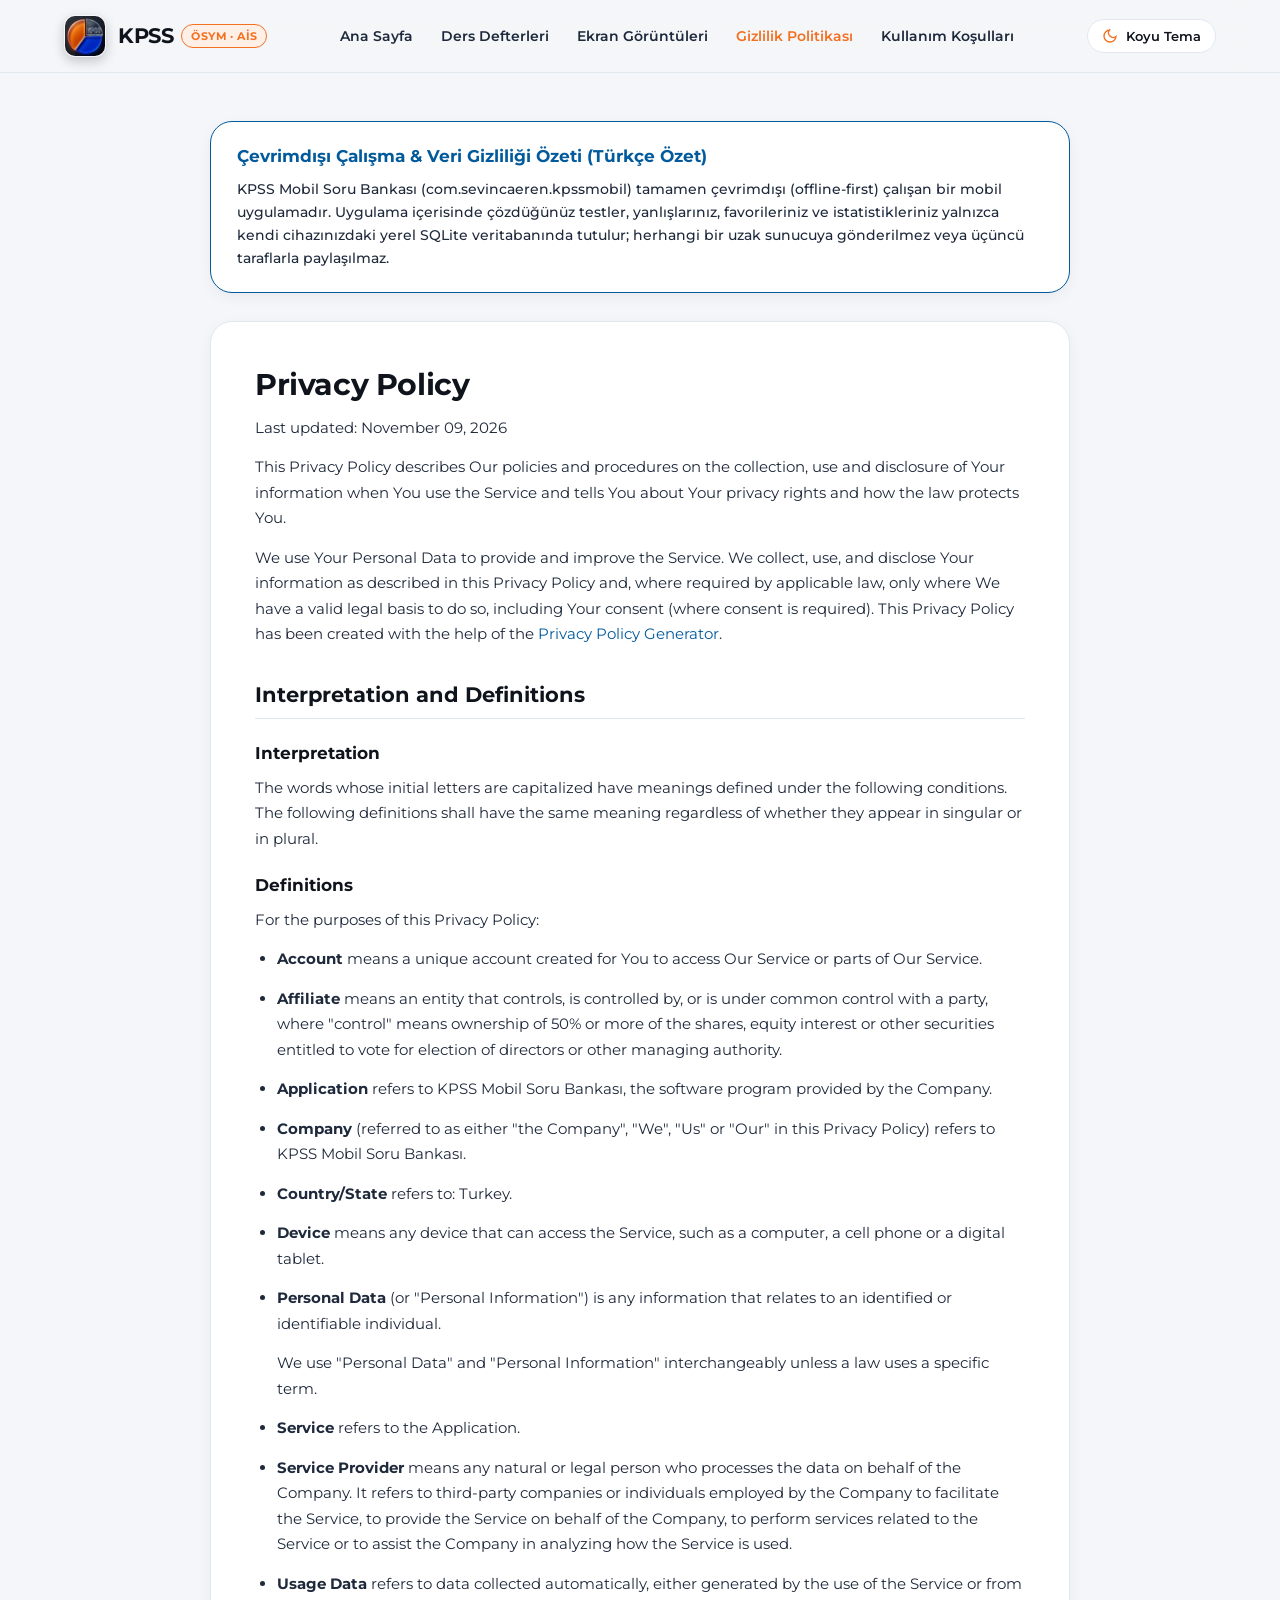
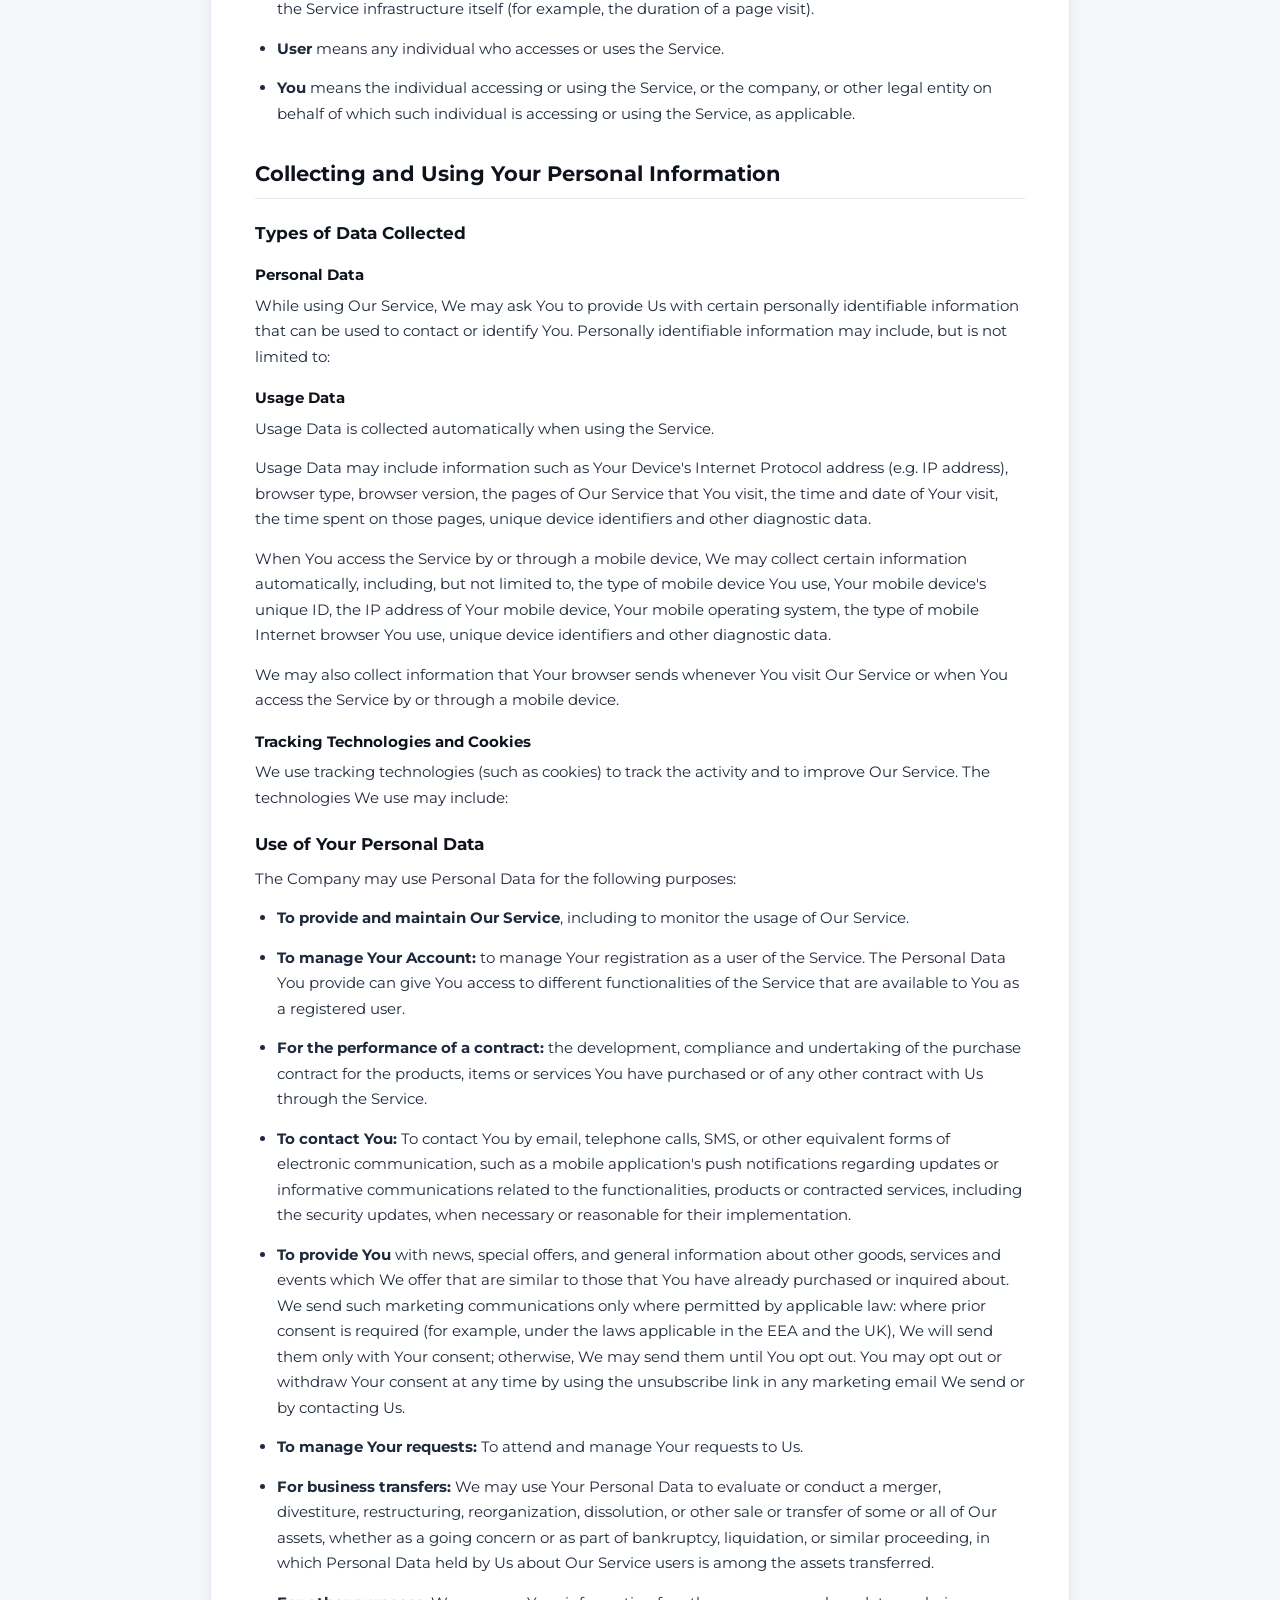
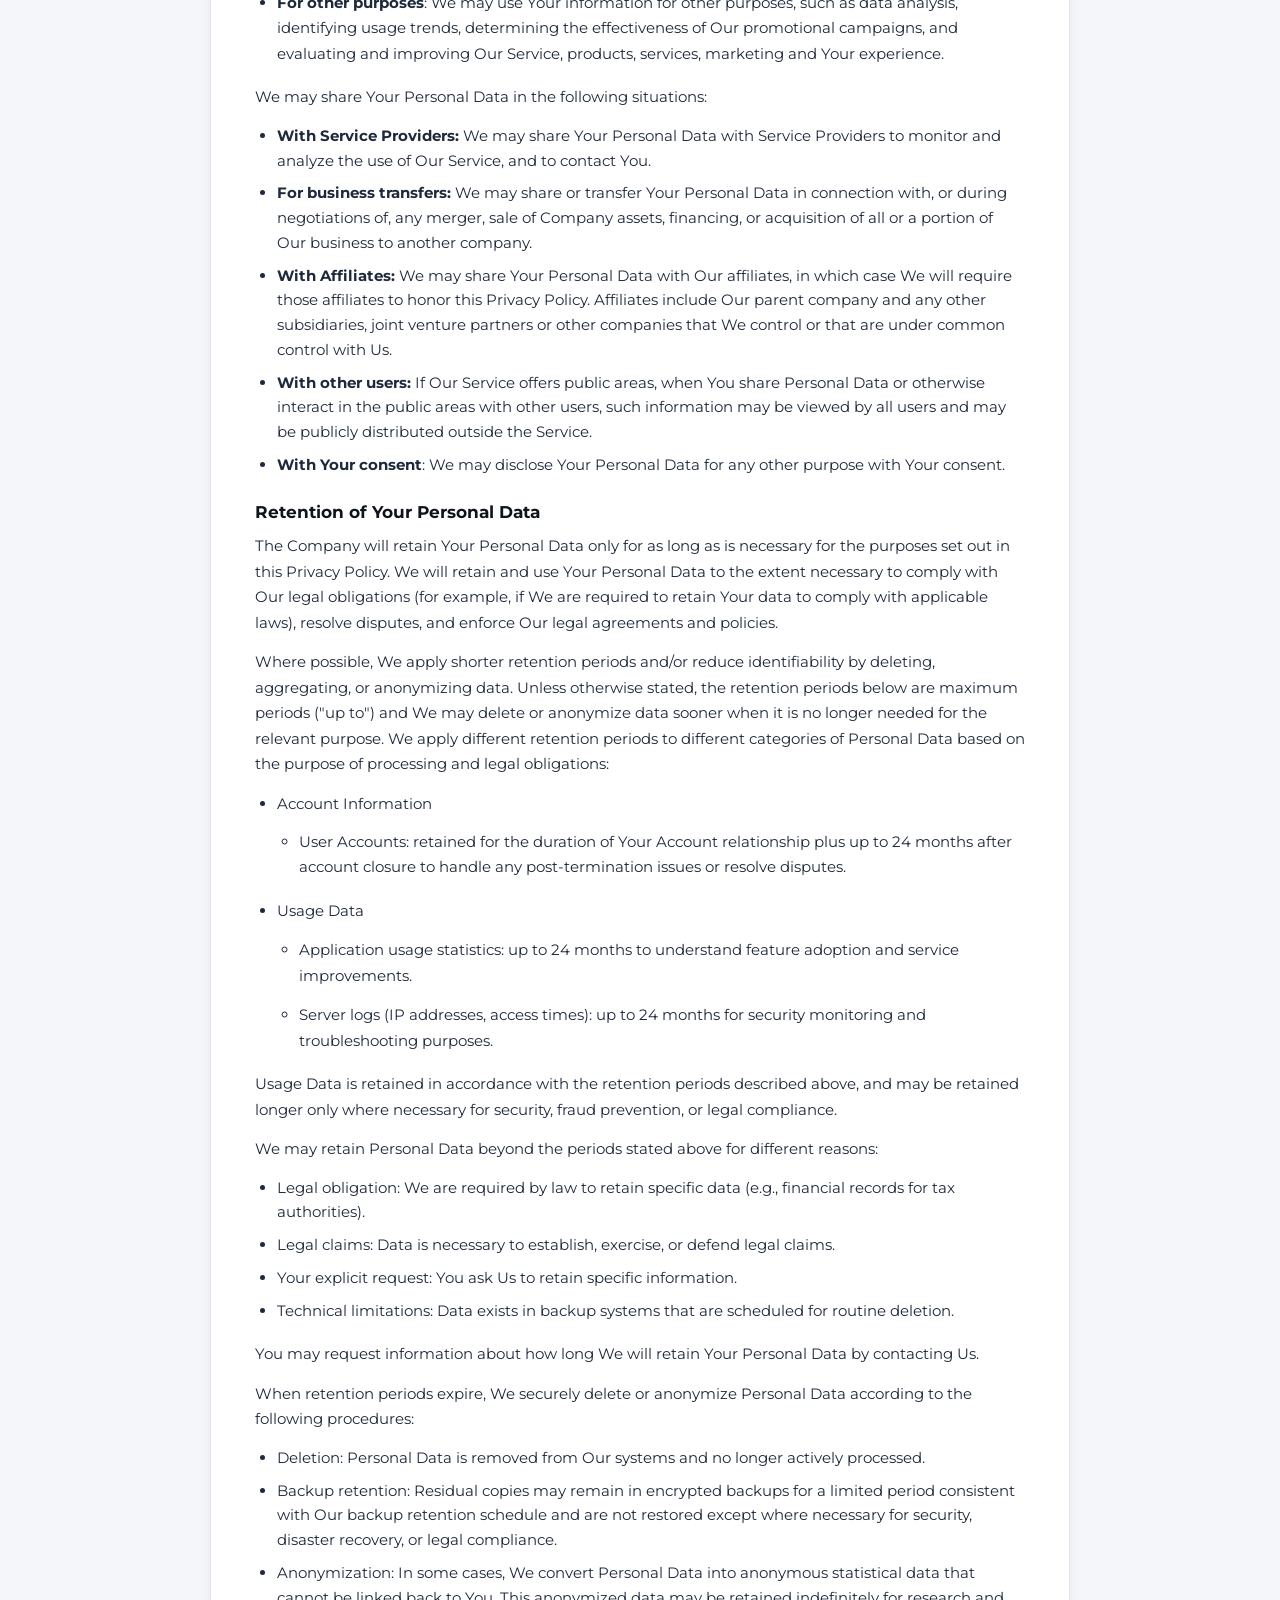
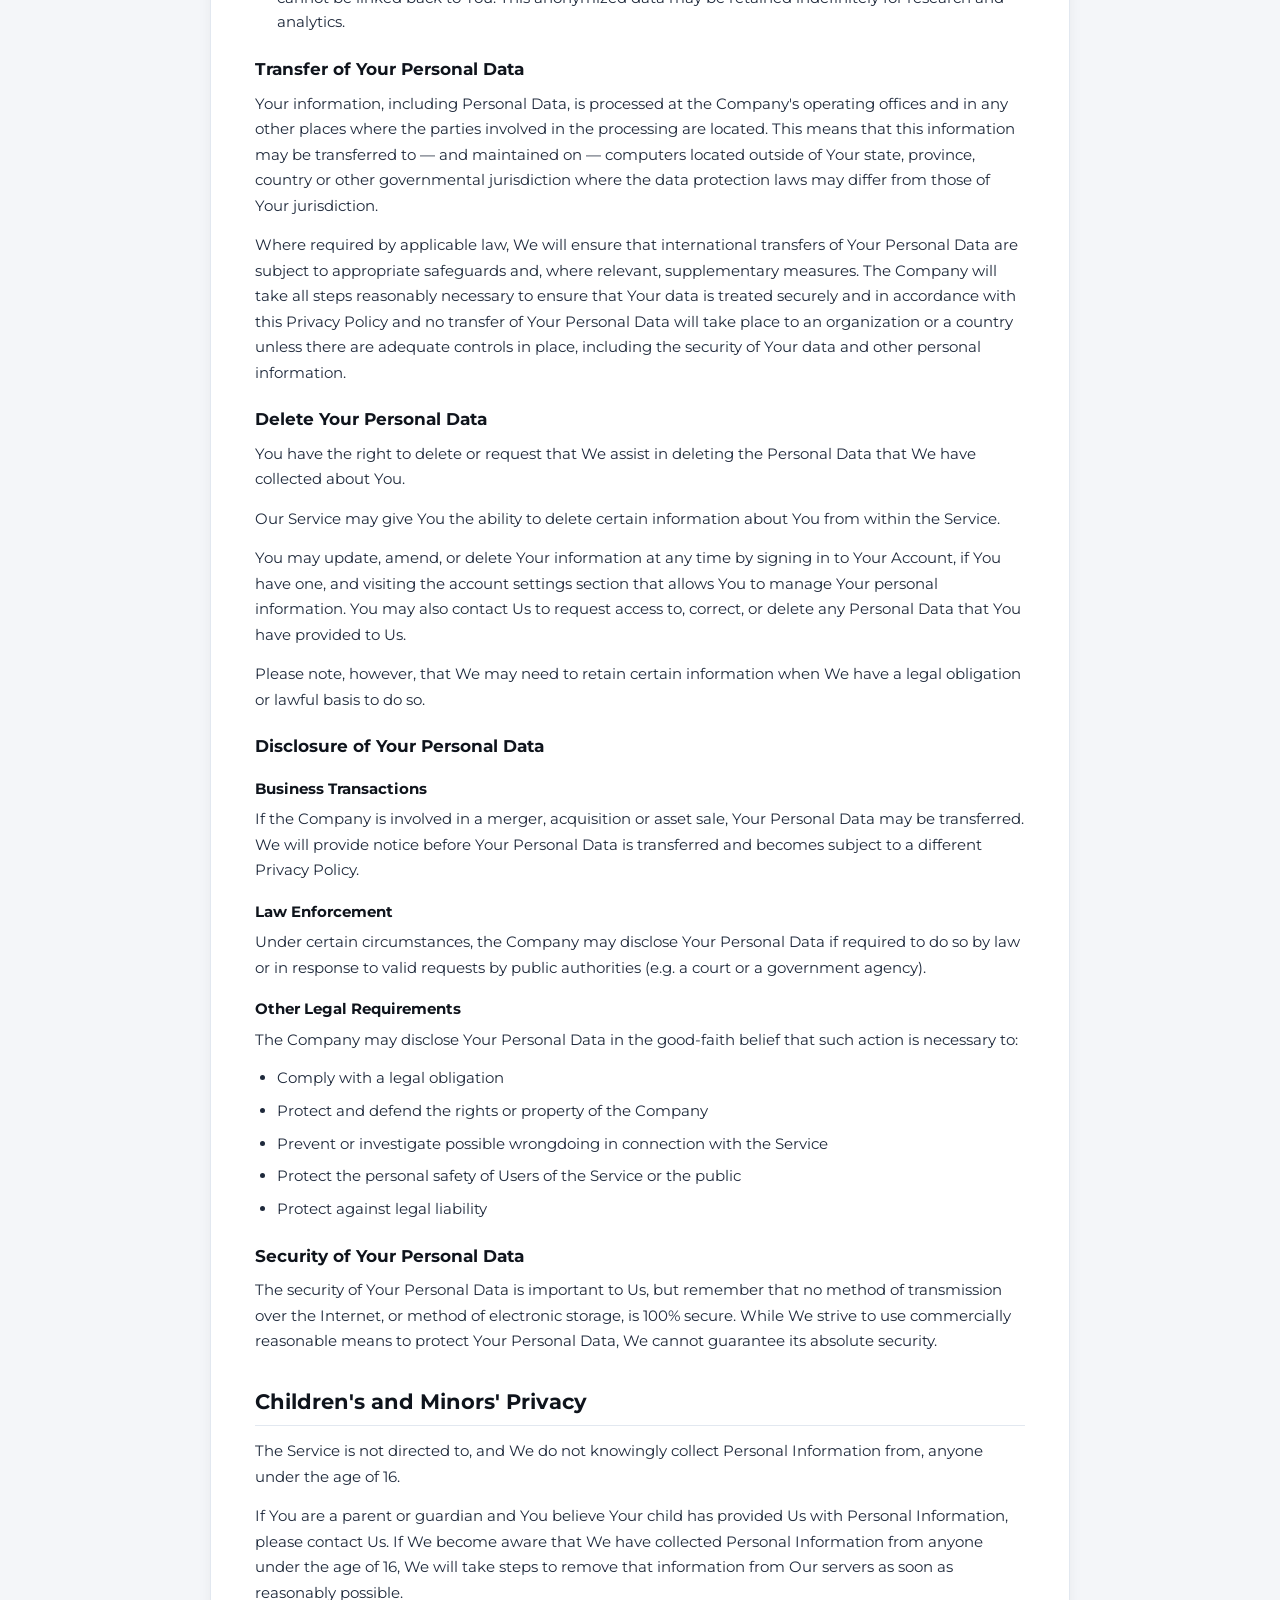
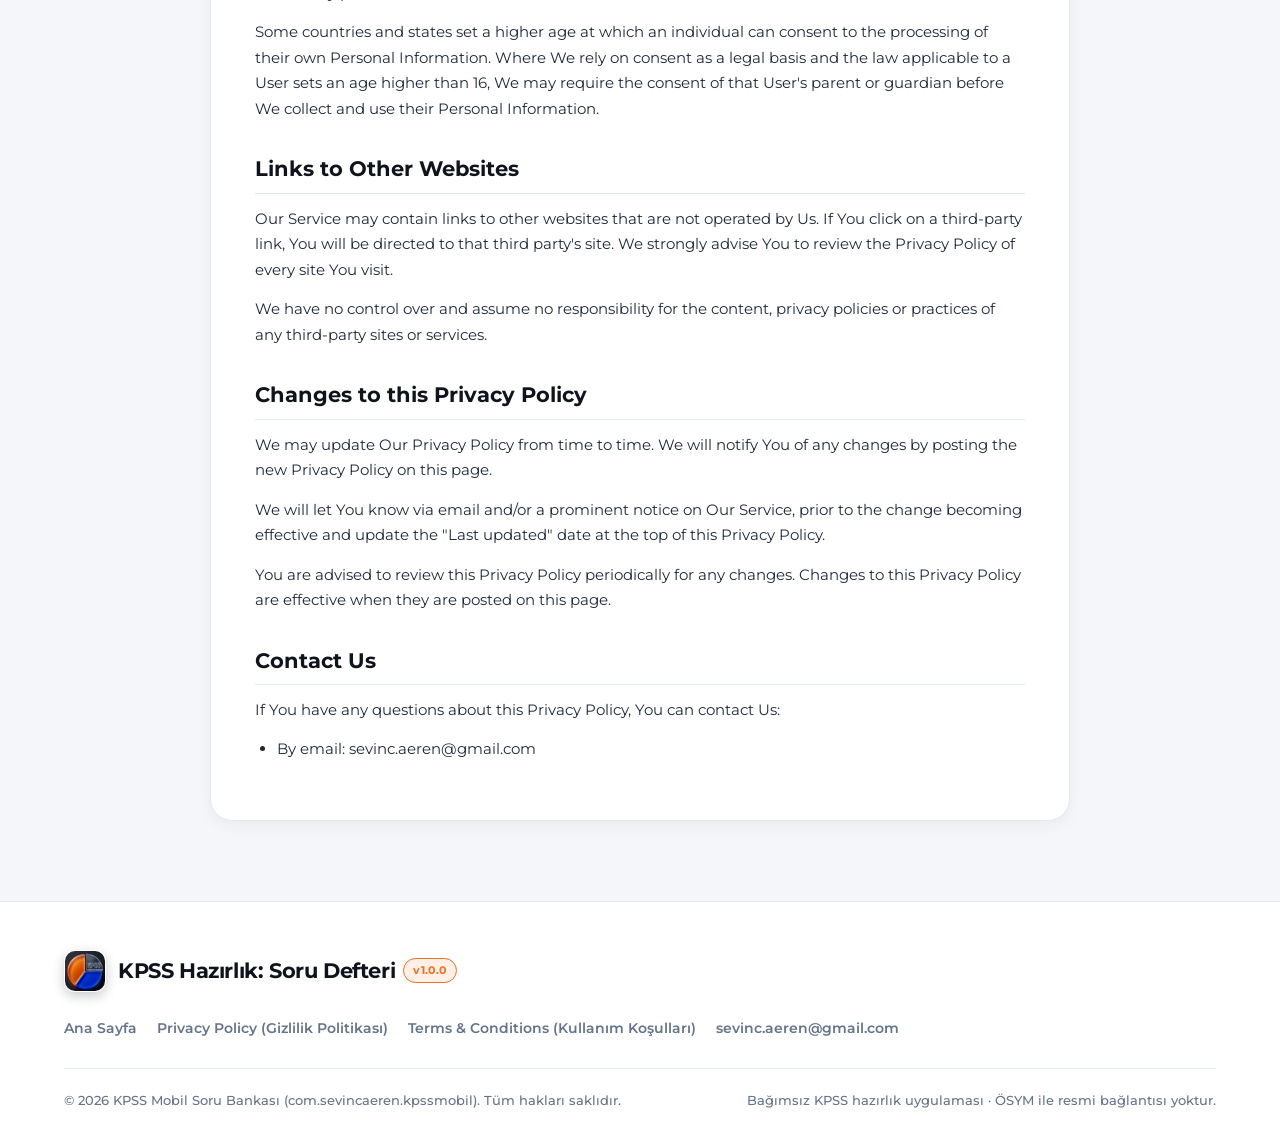
<file: privacy-policy.html>
<!DOCTYPE html>
<html lang="tr" data-theme="light">
<head>
  <meta charset="UTF-8" />
  <meta name="viewport" content="width=device-width, initial-scale=1.0" />
  <title>Gizlilik Politikası (Privacy Policy) — KPSS Hazırlık: Soru Defteri</title>
  <meta name="theme-color" content="#0F141C" />
  <link rel="icon" type="image/png" href="assets/favicon.png" />
  <link rel="apple-touch-icon" href="assets/icon.png" />
  <link rel="preconnect" href="https://fonts.googleapis.com" />
  <link rel="preconnect" href="https://fonts.gstatic.com" crossorigin />
  <link
    href="https://fonts.googleapis.com/css2?family=Montserrat:wght@400;500;600;700&display=swap"
    rel="stylesheet"
  />
  <link rel="stylesheet" href="styles.css" />
</head>
<body>
  <header class="site-header">
    <div class="container nav-inner">
      <a href="index.html" class="brand-link" aria-label="KPSS Hazırlık Ana Sayfa">
        <img src="assets/icon.png" alt="KPSS Mobil Uygulama İkonu" class="brand-icon" />
        <div class="brand-text-group">
          <span class="brand-name">KPSS</span>
          <span class="osym-ais-pill">ÖSYM · AİS</span>
        </div>
      </a>

      <ul class="nav-links">
        <li><a href="index.html">Ana Sayfa</a></li>
        <li><a href="index.html#defterler">Ders Defterleri</a></li>
        <li><a href="index.html#ekran-goruntuleri">Ekran Görüntüleri</a></li>
        <li><a href="privacy-policy.html" class="active">Gizlilik Politikası</a></li>
        <li><a href="terms-and-conditions.html" class="">Kullanım Koşulları</a></li>
      </ul>

      <div class="nav-actions">
        <button type="button" class="theme-toggle" id="themeToggleBtn" aria-label="Temayı değiştir">
          <svg viewBox="0 0 24 24" fill="none" stroke="currentColor" stroke-width="2">
            <path d="M21 12.79A9 9 0 1 1 11.21 3 7 7 0 0 0 21 12.79z"></path>
          </svg>
          <span id="themeToggleLabel">Koyu Tema</span>
        </button>
      </div>
    </div>
  </header>

  <main class="legal-page-wrapper">
    <div class="container">
      <div class="legal-summary-box">
        <h2>Çevrimdışı Çalışma & Veri Gizliliği Özeti (Türkçe Özet)</h2>
        <p>KPSS Mobil Soru Bankası (com.sevincaeren.kpssmobil) tamamen çevrimdışı (offline-first) çalışan bir mobil uygulamadır. Uygulama içerisinde çözdüğünüz testler, yanlışlarınız, favorileriniz ve istatistikleriniz yalnızca kendi cihazınızdaki yerel SQLite veritabanında tutulur; herhangi bir uzak sunucuya gönderilmez veya üçüncü taraflarla paylaşılmaz.</p>
      </div>

      <article class="legal-document-card">
        <!-- RAW_LEGAL_CONTENT_START -->
<h1>Privacy Policy</h1>
<p>Last updated: November 09, 2026</p>
<p>
  This Privacy Policy describes Our policies and procedures on the collection,
  use and disclosure of Your information when You use the Service and tells You
  about Your privacy rights and how the law protects You.
</p>
<p>
  We use Your Personal Data to provide and improve the Service. We collect, use,
  and disclose Your information as described in this Privacy Policy and, where
  required by applicable law, only where We have a valid legal basis to do so,
  including Your consent (where consent is required). This Privacy Policy has
  been created with the help of the
  <a href="https://www.termsfeed.com/privacy-policy-generator/" target="_blank"
    >Privacy Policy Generator</a
  >.
</p>
<h2>Interpretation and Definitions</h2>
<h3>Interpretation</h3>
<p>
  The words whose initial letters are capitalized have meanings defined under
  the following conditions. The following definitions shall have the same
  meaning regardless of whether they appear in singular or in plural.
</p>
<h3>Definitions</h3>
<p>For the purposes of this Privacy Policy:</p>
<ul>
  <li>
    <p>
      <strong>Account</strong> means a unique account created for You to access
      Our Service or parts of Our Service.
    </p>
  </li>
  <li>
    <p>
      <strong>Affiliate</strong> means an entity that controls, is controlled
      by, or is under common control with a party, where &quot;control&quot;
      means ownership of 50% or more of the shares, equity interest or other
      securities entitled to vote for election of directors or other managing
      authority.
    </p>
  </li>
  <li>
    <p>
      <strong>Application</strong> refers to KPSS Mobil Soru Bankası, the
      software program provided by the Company.
    </p>
  </li>
  <li>
    <p>
      <strong>Company</strong> (referred to as either &quot;the Company&quot;,
      &quot;We&quot;, &quot;Us&quot; or &quot;Our&quot; in this Privacy Policy)
      refers to KPSS Mobil Soru Bankası.
    </p>
  </li>
  <li>
    <p><strong>Country/State</strong> refers to: Turkey.</p>
  </li>
  <li>
    <p>
      <strong>Device</strong> means any device that can access the Service, such
      as a computer, a cell phone or a digital tablet.
    </p>
  </li>
  <li>
    <p>
      <strong>Personal Data</strong> (or &quot;Personal Information&quot;) is
      any information that relates to an identified or identifiable individual.
    </p>
    <p>
      We use &quot;Personal Data&quot; and &quot;Personal Information&quot;
      interchangeably unless a law uses a specific term.
    </p>
  </li>
  <li>
    <p><strong>Service</strong> refers to the Application.</p>
  </li>
  <li>
    <p>
      <strong>Service Provider</strong> means any natural or legal person who
      processes the data on behalf of the Company. It refers to third-party
      companies or individuals employed by the Company to facilitate the
      Service, to provide the Service on behalf of the Company, to perform
      services related to the Service or to assist the Company in analyzing how
      the Service is used.
    </p>
  </li>
  <li>
    <p>
      <strong>Usage Data</strong> refers to data collected automatically, either
      generated by the use of the Service or from the Service infrastructure
      itself (for example, the duration of a page visit).
    </p>
  </li>
  <li>
    <p>
      <strong>User</strong> means any individual who accesses or uses the
      Service.
    </p>
  </li>
  <li>
    <p>
      <strong>You</strong> means the individual accessing or using the Service,
      or the company, or other legal entity on behalf of which such individual
      is accessing or using the Service, as applicable.
    </p>
  </li>
</ul>
<h2>Collecting and Using Your Personal Information</h2>
<h3>Types of Data Collected</h3>
<h4>Personal Data</h4>
<p>
  While using Our Service, We may ask You to provide Us with certain personally
  identifiable information that can be used to contact or identify You.
  Personally identifiable information may include, but is not limited to:
</p>
<h4>Usage Data</h4>
<p>Usage Data is collected automatically when using the Service.</p>
<p>
  Usage Data may include information such as Your Device's Internet Protocol
  address (e.g. IP address), browser type, browser version, the pages of Our
  Service that You visit, the time and date of Your visit, the time spent on
  those pages, unique device identifiers and other diagnostic data.
</p>
<p>
  When You access the Service by or through a mobile device, We may collect
  certain information automatically, including, but not limited to, the type of
  mobile device You use, Your mobile device's unique ID, the IP address of Your
  mobile device, Your mobile operating system, the type of mobile Internet
  browser You use, unique device identifiers and other diagnostic data.
</p>
<p>
  We may also collect information that Your browser sends whenever You visit Our
  Service or when You access the Service by or through a mobile device.
</p>
<h4>Tracking Technologies and Cookies</h4>
<p>
  We use tracking technologies (such as cookies) to track the activity and to
  improve Our Service. The technologies We use may include:
</p>
<h3>Use of Your Personal Data</h3>
<p>The Company may use Personal Data for the following purposes:</p>
<ul>
  <li>
    <p>
      <strong>To provide and maintain Our Service</strong>, including to monitor
      the usage of Our Service.
    </p>
  </li>
  <li>
    <p>
      <strong>To manage Your Account:</strong> to manage Your registration as a
      user of the Service. The Personal Data You provide can give You access to
      different functionalities of the Service that are available to You as a
      registered user.
    </p>
  </li>
  <li>
    <p>
      <strong>For the performance of a contract:</strong> the development,
      compliance and undertaking of the purchase contract for the products,
      items or services You have purchased or of any other contract with Us
      through the Service.
    </p>
  </li>
  <li>
    <p>
      <strong>To contact You:</strong> To contact You by email, telephone calls,
      SMS, or other equivalent forms of electronic communication, such as a
      mobile application's push notifications regarding updates or informative
      communications related to the functionalities, products or contracted
      services, including the security updates, when necessary or reasonable for
      their implementation.
    </p>
  </li>
  <li>
    <p>
      <strong>To provide You</strong> with news, special offers, and general
      information about other goods, services and events which We offer that are
      similar to those that You have already purchased or inquired about. We
      send such marketing communications only where permitted by applicable law:
      where prior consent is required (for example, under the laws applicable in
      the EEA and the UK), We will send them only with Your consent; otherwise,
      We may send them until You opt out. You may opt out or withdraw Your
      consent at any time by using the unsubscribe link in any marketing email
      We send or by contacting Us.
    </p>
  </li>
  <li>
    <p>
      <strong>To manage Your requests:</strong> To attend and manage Your
      requests to Us.
    </p>
  </li>
  <li>
    <p>
      <strong>For business transfers:</strong> We may use Your Personal Data to
      evaluate or conduct a merger, divestiture, restructuring, reorganization,
      dissolution, or other sale or transfer of some or all of Our assets,
      whether as a going concern or as part of bankruptcy, liquidation, or
      similar proceeding, in which Personal Data held by Us about Our Service
      users is among the assets transferred.
    </p>
  </li>
  <li>
    <p>
      <strong>For other purposes</strong>: We may use Your information for other
      purposes, such as data analysis, identifying usage trends, determining the
      effectiveness of Our promotional campaigns, and evaluating and improving
      Our Service, products, services, marketing and Your experience.
    </p>
  </li>
</ul>
<p>We may share Your Personal Data in the following situations:</p>
<ul>
  <li>
    <strong>With Service Providers:</strong> We may share Your Personal Data
    with Service Providers to monitor and analyze the use of Our Service, and to
    contact You.
  </li>
  <li>
    <strong>For business transfers:</strong> We may share or transfer Your
    Personal Data in connection with, or during negotiations of, any merger,
    sale of Company assets, financing, or acquisition of all or a portion of Our
    business to another company.
  </li>
  <li>
    <strong>With Affiliates:</strong> We may share Your Personal Data with Our
    affiliates, in which case We will require those affiliates to honor this
    Privacy Policy. Affiliates include Our parent company and any other
    subsidiaries, joint venture partners or other companies that We control or
    that are under common control with Us.
  </li>
  <li>
    <strong>With other users:</strong> If Our Service offers public areas, when
    You share Personal Data or otherwise interact in the public areas with other
    users, such information may be viewed by all users and may be publicly
    distributed outside the Service.
  </li>
  <li>
    <strong>With Your consent</strong>: We may disclose Your Personal Data for
    any other purpose with Your consent.
  </li>
</ul>
<h3>Retention of Your Personal Data</h3>
<p>
  The Company will retain Your Personal Data only for as long as is necessary
  for the purposes set out in this Privacy Policy. We will retain and use Your
  Personal Data to the extent necessary to comply with Our legal obligations
  (for example, if We are required to retain Your data to comply with applicable
  laws), resolve disputes, and enforce Our legal agreements and policies.
</p>
<p>
  Where possible, We apply shorter retention periods and/or reduce
  identifiability by deleting, aggregating, or anonymizing data. Unless
  otherwise stated, the retention periods below are maximum periods (&quot;up
  to&quot;) and We may delete or anonymize data sooner when it is no longer
  needed for the relevant purpose. We apply different retention periods to
  different categories of Personal Data based on the purpose of processing and
  legal obligations:
</p>
<ul>
  <li>
    <p>Account Information</p>
    <ul>
      <li>
        User Accounts: retained for the duration of Your Account relationship
        plus up to 24 months after account closure to handle any
        post-termination issues or resolve disputes.
      </li>
    </ul>
  </li>
  <li>
    <p>Usage Data</p>
    <ul>
      <li>
        <p>
          Application usage statistics: up to 24 months to understand feature
          adoption and service improvements.
        </p>
      </li>
      <li>
        <p>
          Server logs (IP addresses, access times): up to 24 months for security
          monitoring and troubleshooting purposes.
        </p>
      </li>
    </ul>
  </li>
</ul>
<p>
  Usage Data is retained in accordance with the retention periods described
  above, and may be retained longer only where necessary for security, fraud
  prevention, or legal compliance.
</p>
<p>
  We may retain Personal Data beyond the periods stated above for different
  reasons:
</p>
<ul>
  <li>
    Legal obligation: We are required by law to retain specific data (e.g.,
    financial records for tax authorities).
  </li>
  <li>
    Legal claims: Data is necessary to establish, exercise, or defend legal
    claims.
  </li>
  <li>Your explicit request: You ask Us to retain specific information.</li>
  <li>
    Technical limitations: Data exists in backup systems that are scheduled for
    routine deletion.
  </li>
</ul>
<p>
  You may request information about how long We will retain Your Personal Data
  by contacting Us.
</p>
<p>
  When retention periods expire, We securely delete or anonymize Personal Data
  according to the following procedures:
</p>
<ul>
  <li>
    Deletion: Personal Data is removed from Our systems and no longer actively
    processed.
  </li>
  <li>
    Backup retention: Residual copies may remain in encrypted backups for a
    limited period consistent with Our backup retention schedule and are not
    restored except where necessary for security, disaster recovery, or legal
    compliance.
  </li>
  <li>
    Anonymization: In some cases, We convert Personal Data into anonymous
    statistical data that cannot be linked back to You. This anonymized data may
    be retained indefinitely for research and analytics.
  </li>
</ul>
<h3>Transfer of Your Personal Data</h3>
<p>
  Your information, including Personal Data, is processed at the Company's
  operating offices and in any other places where the parties involved in the
  processing are located. This means that this information may be transferred to
  — and maintained on — computers located outside of Your state, province,
  country or other governmental jurisdiction where the data protection laws may
  differ from those of Your jurisdiction.
</p>
<p>
  Where required by applicable law, We will ensure that international transfers
  of Your Personal Data are subject to appropriate safeguards and, where
  relevant, supplementary measures. The Company will take all steps reasonably
  necessary to ensure that Your data is treated securely and in accordance with
  this Privacy Policy and no transfer of Your Personal Data will take place to
  an organization or a country unless there are adequate controls in place,
  including the security of Your data and other personal information.
</p>
<h3>Delete Your Personal Data</h3>
<p>
  You have the right to delete or request that We assist in deleting the
  Personal Data that We have collected about You.
</p>
<p>
  Our Service may give You the ability to delete certain information about You
  from within the Service.
</p>
<p>
  You may update, amend, or delete Your information at any time by signing in to
  Your Account, if You have one, and visiting the account settings section that
  allows You to manage Your personal information. You may also contact Us to
  request access to, correct, or delete any Personal Data that You have provided
  to Us.
</p>
<p>
  Please note, however, that We may need to retain certain information when We
  have a legal obligation or lawful basis to do so.
</p>
<h3>Disclosure of Your Personal Data</h3>
<h4>Business Transactions</h4>
<p>
  If the Company is involved in a merger, acquisition or asset sale, Your
  Personal Data may be transferred. We will provide notice before Your Personal
  Data is transferred and becomes subject to a different Privacy Policy.
</p>
<h4>Law Enforcement</h4>
<p>
  Under certain circumstances, the Company may disclose Your Personal Data if
  required to do so by law or in response to valid requests by public
  authorities (e.g. a court or a government agency).
</p>
<h4>Other Legal Requirements</h4>
<p>
  The Company may disclose Your Personal Data in the good-faith belief that such
  action is necessary to:
</p>
<ul>
  <li>Comply with a legal obligation</li>
  <li>Protect and defend the rights or property of the Company</li>
  <li>
    Prevent or investigate possible wrongdoing in connection with the Service
  </li>
  <li>Protect the personal safety of Users of the Service or the public</li>
  <li>Protect against legal liability</li>
</ul>
<h3>Security of Your Personal Data</h3>
<p>
  The security of Your Personal Data is important to Us, but remember that no
  method of transmission over the Internet, or method of electronic storage, is
  100% secure. While We strive to use commercially reasonable means to protect
  Your Personal Data, We cannot guarantee its absolute security.
</p>
<h2>Children's and Minors' Privacy</h2>
<p>
  The Service is not directed to, and We do not knowingly collect Personal
  Information from, anyone under the age of 16.
</p>
<p>
  If You are a parent or guardian and You believe Your child has provided Us
  with Personal Information, please contact Us. If We become aware that We have
  collected Personal Information from anyone under the age of 16, We will take
  steps to remove that information from Our servers as soon as reasonably
  possible.
</p>
<p>
  Some countries and states set a higher age at which an individual can consent
  to the processing of their own Personal Information. Where We rely on consent
  as a legal basis and the law applicable to a User sets an age higher than 16,
  We may require the consent of that User's parent or guardian before We collect
  and use their Personal Information.
</p>
<h2>Links to Other Websites</h2>
<p>
  Our Service may contain links to other websites that are not operated by Us.
  If You click on a third-party link, You will be directed to that third party's
  site. We strongly advise You to review the Privacy Policy of every site You
  visit.
</p>
<p>
  We have no control over and assume no responsibility for the content, privacy
  policies or practices of any third-party sites or services.
</p>
<h2>Changes to this Privacy Policy</h2>
<p>
  We may update Our Privacy Policy from time to time. We will notify You of any
  changes by posting the new Privacy Policy on this page.
</p>
<p>
  We will let You know via email and/or a prominent notice on Our Service, prior
  to the change becoming effective and update the &quot;Last updated&quot; date
  at the top of this Privacy Policy.
</p>
<p>
  You are advised to review this Privacy Policy periodically for any changes.
  Changes to this Privacy Policy are effective when they are posted on this
  page.
</p>
<h2>Contact Us</h2>
<p>If You have any questions about this Privacy Policy, You can contact Us:</p>
<ul>
  <li>By email: sevinc.aeren@gmail.com</li>
</ul>

        <!-- RAW_LEGAL_CONTENT_END -->
      </article>
    </div>
  </main>

  <footer class="site-footer">
    <div class="container">
      <div class="footer-grid">
        <a href="index.html" class="brand-link">
          <img src="assets/icon.png" alt="KPSS İkon" class="brand-icon" />
          <div class="brand-text-group">
            <span class="brand-name">KPSS Hazırlık: Soru Defteri</span>
            <span class="osym-ais-pill">v1.0.0</span>
          </div>
        </a>

        <ul class="footer-links">
          <li><a href="index.html">Ana Sayfa</a></li>
          <li><a href="privacy-policy.html">Privacy Policy (Gizlilik Politikası)</a></li>
          <li><a href="terms-and-conditions.html">Terms &amp; Conditions (Kullanım Koşulları)</a></li>
          <li><a href="mailto:sevinc.aeren@gmail.com">sevinc.aeren@gmail.com</a></li>
        </ul>
      </div>

      <div class="footer-bottom">
        <span>&copy; 2026 KPSS Mobil Soru Bankası (com.sevincaeren.kpssmobil). Tüm hakları saklıdır.</span>
        <span>Bağımsız KPSS hazırlık uygulaması · ÖSYM ile resmi bağlantısı yoktur.</span>
      </div>
    </div>
  </footer>

  <script>
    (function () {
      const htmlEl = document.documentElement;
      const themeBtn = document.getElementById("themeToggleBtn");
      const themeLabel = document.getElementById("themeToggleLabel");
      const savedTheme = localStorage.getItem("kpss_web_theme");
      if (savedTheme === "dark" || savedTheme === "light") {
        htmlEl.setAttribute("data-theme", savedTheme);
      }
      function syncThemeUI() {
        const current = htmlEl.getAttribute("data-theme") || "light";
        themeLabel.textContent = current === "dark" ? "Açık Tema" : "Koyu Tema";
      }
      syncThemeUI();
      themeBtn.addEventListener("click", function () {
        const current = htmlEl.getAttribute("data-theme") === "dark" ? "light" : "dark";
        htmlEl.setAttribute("data-theme", current);
        localStorage.setItem("kpss_web_theme", current);
        syncThemeUI();
      });
    })();
  </script>
</body>
</html>
</file>
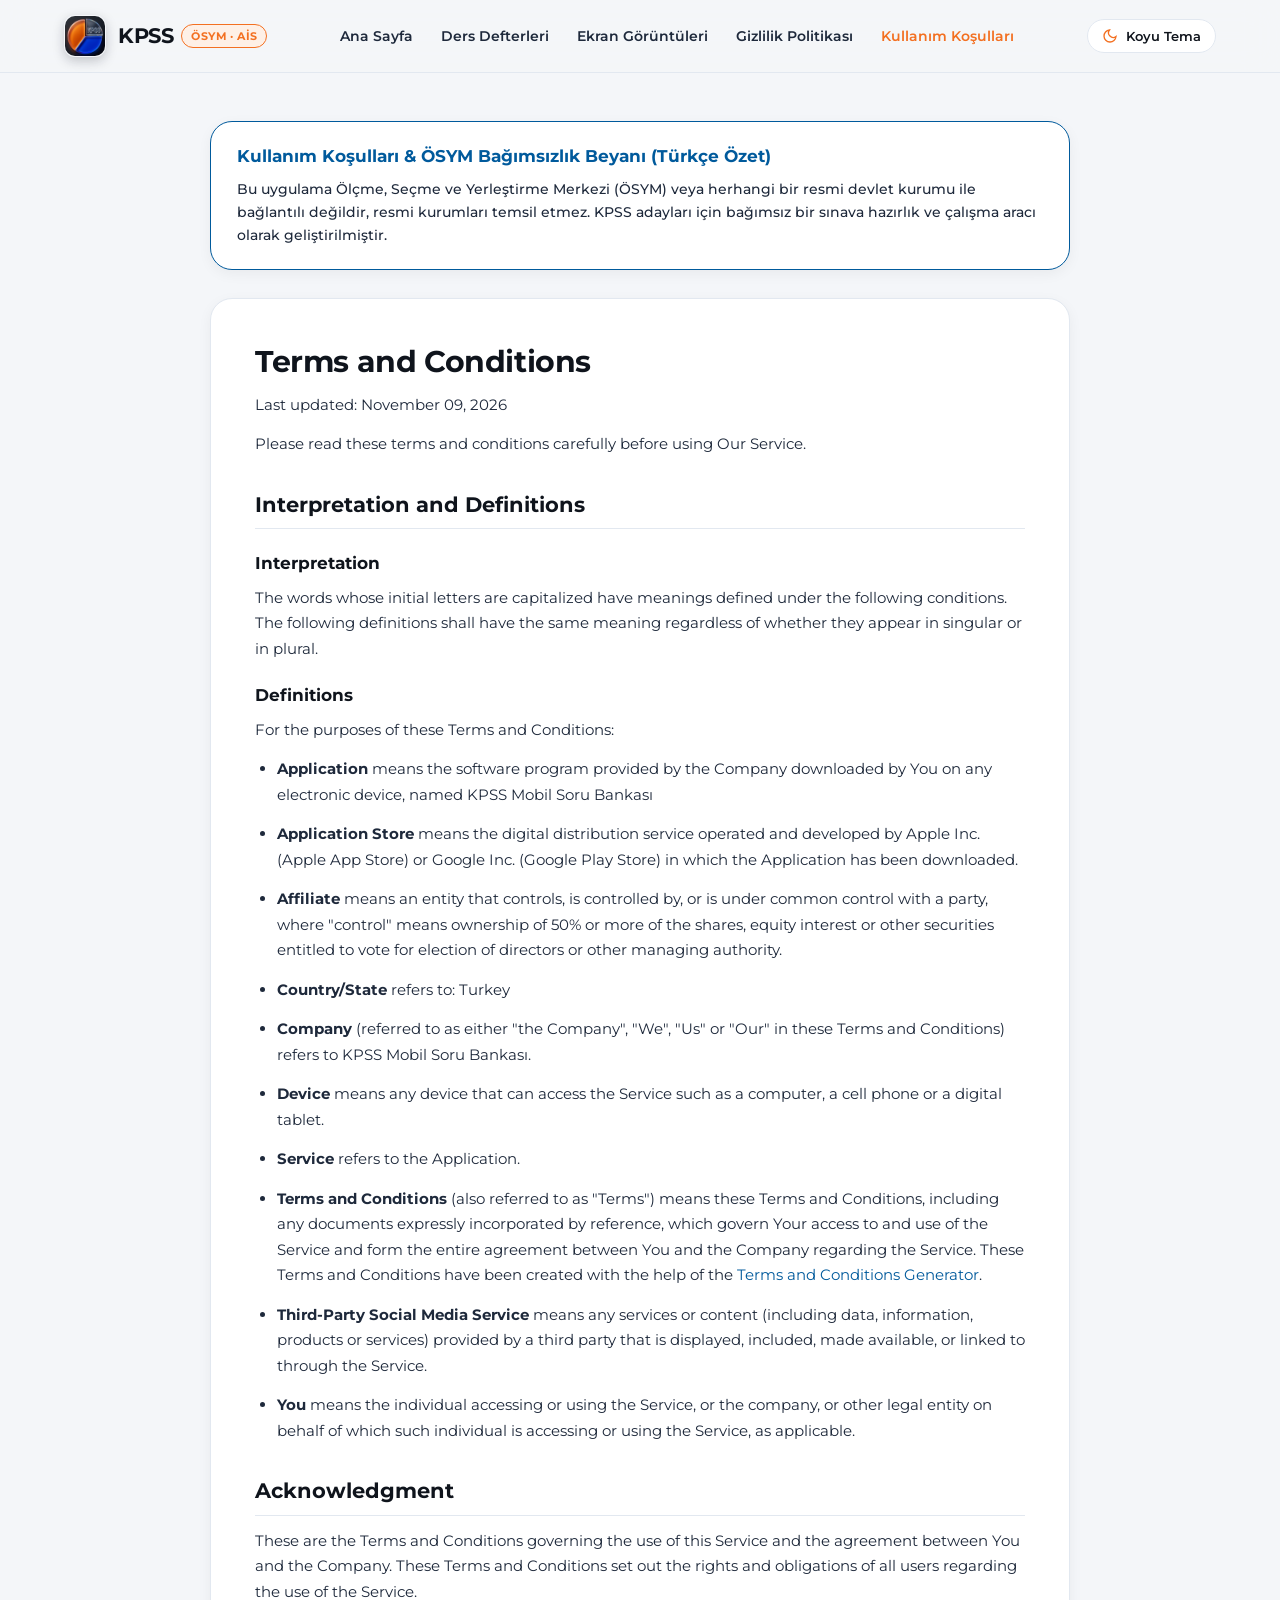
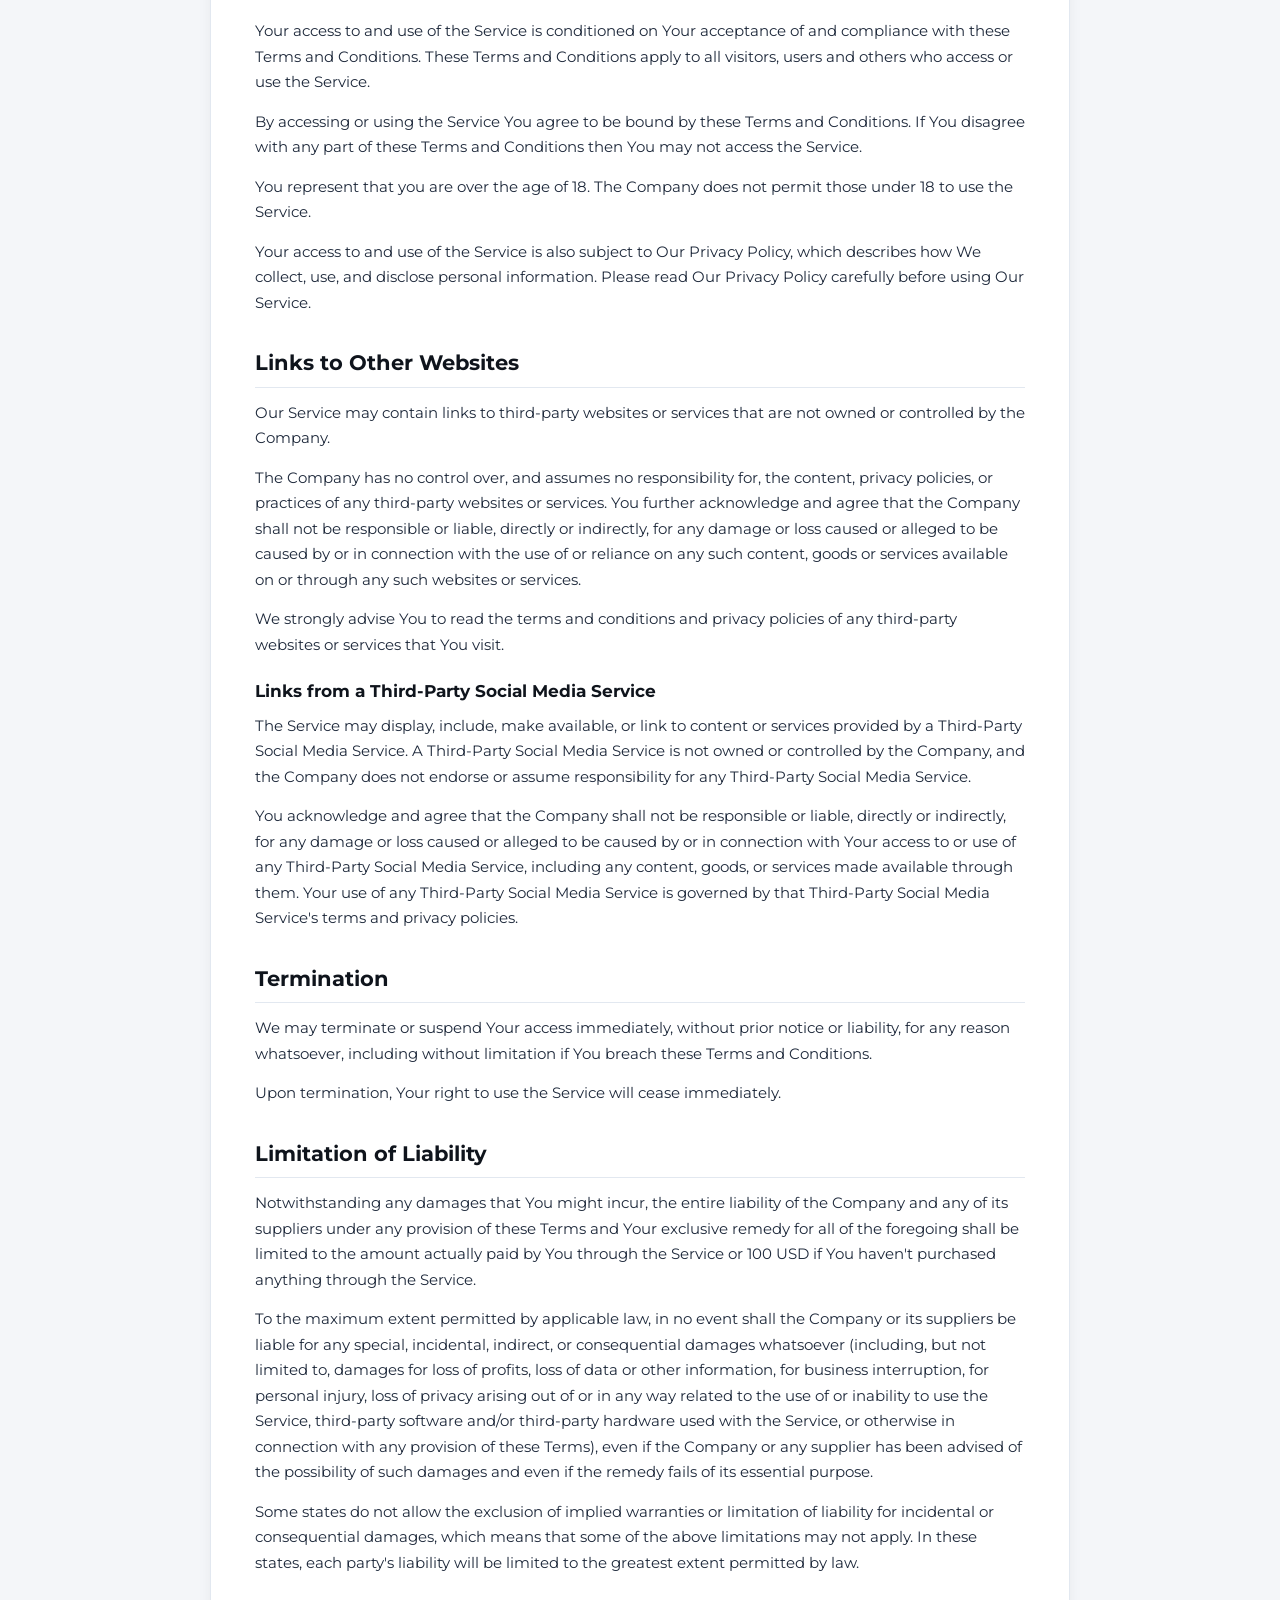
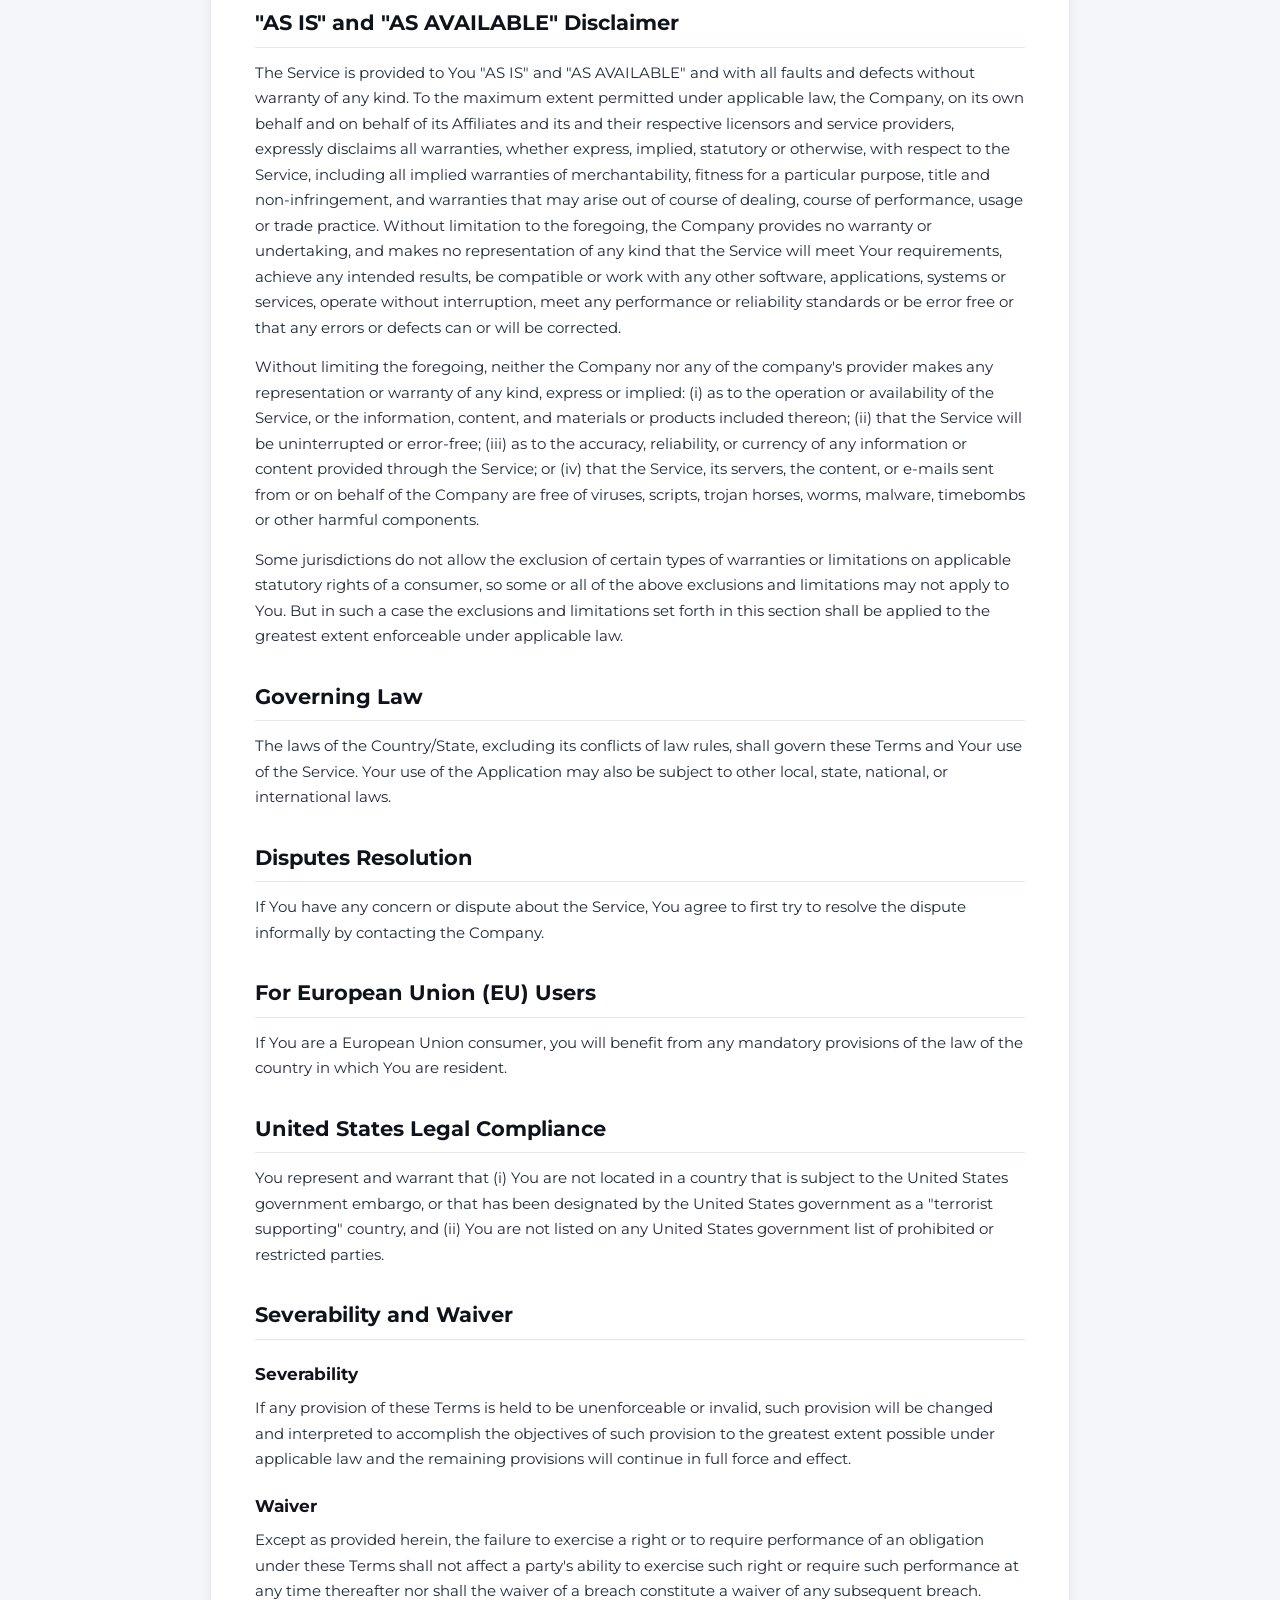
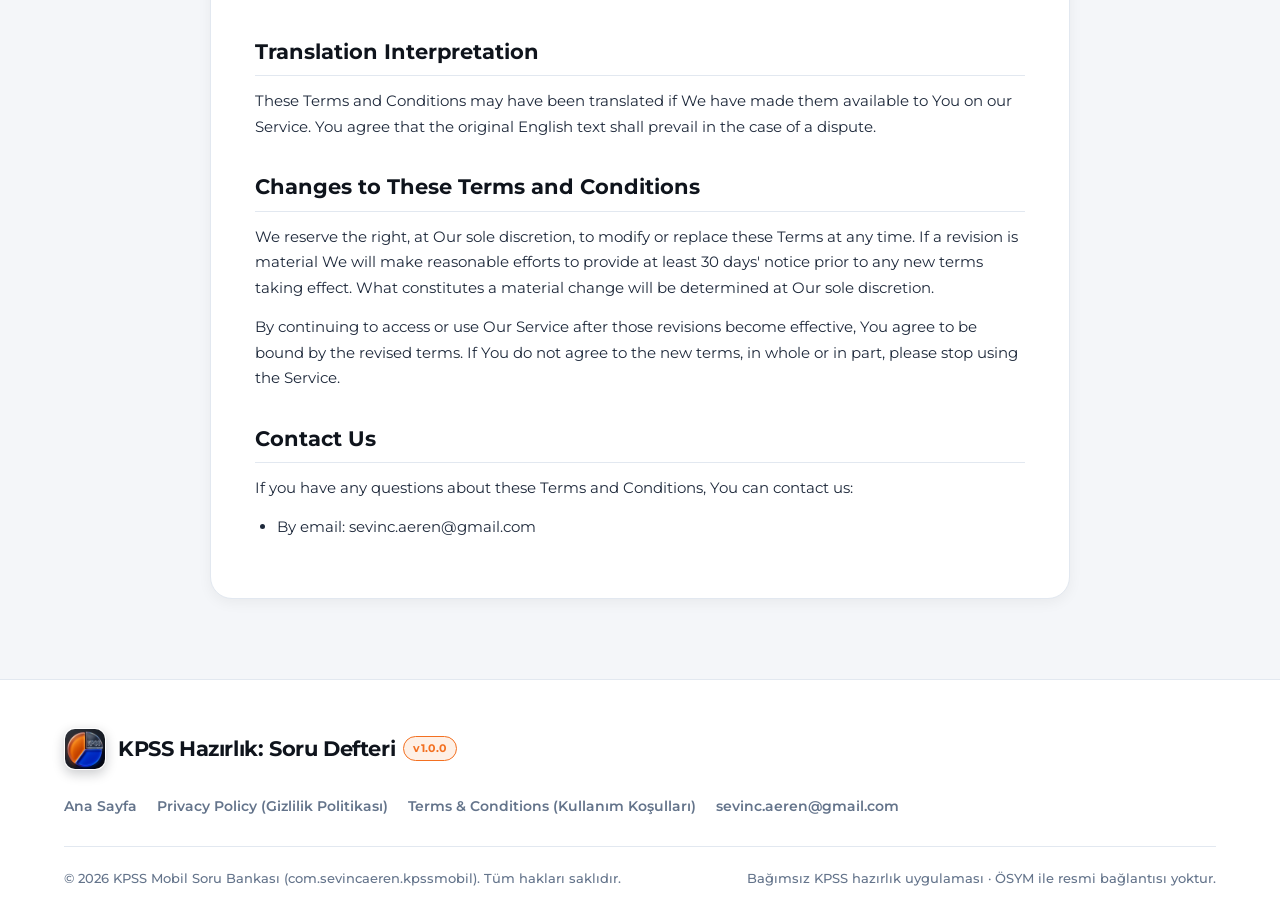
<file: terms-and-conditions.html>
<!DOCTYPE html>
<html lang="tr" data-theme="light">
<head>
  <meta charset="UTF-8" />
  <meta name="viewport" content="width=device-width, initial-scale=1.0" />
  <title>Kullanım Koşulları (Terms and Conditions) — KPSS Hazırlık: Soru Defteri</title>
  <meta name="theme-color" content="#0F141C" />
  <link rel="icon" type="image/png" href="assets/favicon.png" />
  <link rel="apple-touch-icon" href="assets/icon.png" />
  <link rel="preconnect" href="https://fonts.googleapis.com" />
  <link rel="preconnect" href="https://fonts.gstatic.com" crossorigin />
  <link
    href="https://fonts.googleapis.com/css2?family=Montserrat:wght@400;500;600;700&display=swap"
    rel="stylesheet"
  />
  <link rel="stylesheet" href="styles.css" />
</head>
<body>
  <header class="site-header">
    <div class="container nav-inner">
      <a href="index.html" class="brand-link" aria-label="KPSS Hazırlık Ana Sayfa">
        <img src="assets/icon.png" alt="KPSS Mobil Uygulama İkonu" class="brand-icon" />
        <div class="brand-text-group">
          <span class="brand-name">KPSS</span>
          <span class="osym-ais-pill">ÖSYM · AİS</span>
        </div>
      </a>

      <ul class="nav-links">
        <li><a href="index.html">Ana Sayfa</a></li>
        <li><a href="index.html#defterler">Ders Defterleri</a></li>
        <li><a href="index.html#ekran-goruntuleri">Ekran Görüntüleri</a></li>
        <li><a href="privacy-policy.html" class="">Gizlilik Politikası</a></li>
        <li><a href="terms-and-conditions.html" class="active">Kullanım Koşulları</a></li>
      </ul>

      <div class="nav-actions">
        <button type="button" class="theme-toggle" id="themeToggleBtn" aria-label="Temayı değiştir">
          <svg viewBox="0 0 24 24" fill="none" stroke="currentColor" stroke-width="2">
            <path d="M21 12.79A9 9 0 1 1 11.21 3 7 7 0 0 0 21 12.79z"></path>
          </svg>
          <span id="themeToggleLabel">Koyu Tema</span>
        </button>
      </div>
    </div>
  </header>

  <main class="legal-page-wrapper">
    <div class="container">
      <div class="legal-summary-box">
        <h2>Kullanım Koşulları & ÖSYM Bağımsızlık Beyanı (Türkçe Özet)</h2>
        <p>Bu uygulama Ölçme, Seçme ve Yerleştirme Merkezi (ÖSYM) veya herhangi bir resmi devlet kurumu ile bağlantılı değildir, resmi kurumları temsil etmez. KPSS adayları için bağımsız bir sınava hazırlık ve çalışma aracı olarak geliştirilmiştir.</p>
      </div>

      <article class="legal-document-card">
        <!-- RAW_LEGAL_CONTENT_START -->
<h1>Terms and Conditions</h1>
<p>Last updated: November 09, 2026</p>
<p>
  Please read these terms and conditions carefully before using Our Service.
</p>
<h2>Interpretation and Definitions</h2>
<h3>Interpretation</h3>
<p>
  The words whose initial letters are capitalized have meanings defined under
  the following conditions. The following definitions shall have the same
  meaning regardless of whether they appear in singular or in plural.
</p>
<h3>Definitions</h3>
<p>For the purposes of these Terms and Conditions:</p>
<ul>
  <li>
    <p>
      <strong>Application</strong> means the software program provided by the
      Company downloaded by You on any electronic device, named KPSS Mobil Soru
      Bankası
    </p>
  </li>
  <li>
    <p>
      <strong>Application Store</strong> means the digital distribution service
      operated and developed by Apple Inc. (Apple App Store) or Google Inc.
      (Google Play Store) in which the Application has been downloaded.
    </p>
  </li>
  <li>
    <p>
      <strong>Affiliate</strong> means an entity that controls, is controlled
      by, or is under common control with a party, where &quot;control&quot;
      means ownership of 50% or more of the shares, equity interest or other
      securities entitled to vote for election of directors or other managing
      authority.
    </p>
  </li>
  <li>
    <p><strong>Country/State</strong> refers to: Turkey</p>
  </li>
  <li>
    <p>
      <strong>Company</strong> (referred to as either &quot;the Company&quot;,
      &quot;We&quot;, &quot;Us&quot; or &quot;Our&quot; in these Terms and
      Conditions) refers to KPSS Mobil Soru Bankası.
    </p>
  </li>
  <li>
    <p>
      <strong>Device</strong> means any device that can access the Service such
      as a computer, a cell phone or a digital tablet.
    </p>
  </li>
  <li>
    <p><strong>Service</strong> refers to the Application.</p>
  </li>
  <li>
    <p>
      <strong>Terms and Conditions</strong> (also referred to as
      &quot;Terms&quot;) means these Terms and Conditions, including any
      documents expressly incorporated by reference, which govern Your access to
      and use of the Service and form the entire agreement between You and the
      Company regarding the Service. These Terms and Conditions have been
      created with the help of the
      <a
        href="https://www.termsfeed.com/terms-conditions-generator/"
        target="_blank"
        >Terms and Conditions Generator</a
      >.
    </p>
  </li>
  <li>
    <p>
      <strong>Third-Party Social Media Service</strong> means any services or
      content (including data, information, products or services) provided by a
      third party that is displayed, included, made available, or linked to
      through the Service.
    </p>
  </li>
  <li>
    <p>
      <strong>You</strong> means the individual accessing or using the Service,
      or the company, or other legal entity on behalf of which such individual
      is accessing or using the Service, as applicable.
    </p>
  </li>
</ul>
<h2>Acknowledgment</h2>
<p>
  These are the Terms and Conditions governing the use of this Service and the
  agreement between You and the Company. These Terms and Conditions set out the
  rights and obligations of all users regarding the use of the Service.
</p>
<p>
  Your access to and use of the Service is conditioned on Your acceptance of and
  compliance with these Terms and Conditions. These Terms and Conditions apply
  to all visitors, users and others who access or use the Service.
</p>
<p>
  By accessing or using the Service You agree to be bound by these Terms and
  Conditions. If You disagree with any part of these Terms and Conditions then
  You may not access the Service.
</p>
<p>
  You represent that you are over the age of 18. The Company does not permit
  those under 18 to use the Service.
</p>
<p>
  Your access to and use of the Service is also subject to Our Privacy Policy,
  which describes how We collect, use, and disclose personal information. Please
  read Our Privacy Policy carefully before using Our Service.
</p>
<h2>Links to Other Websites</h2>
<p>
  Our Service may contain links to third-party websites or services that are not
  owned or controlled by the Company.
</p>
<p>
  The Company has no control over, and assumes no responsibility for, the
  content, privacy policies, or practices of any third-party websites or
  services. You further acknowledge and agree that the Company shall not be
  responsible or liable, directly or indirectly, for any damage or loss caused
  or alleged to be caused by or in connection with the use of or reliance on any
  such content, goods or services available on or through any such websites or
  services.
</p>
<p>
  We strongly advise You to read the terms and conditions and privacy policies
  of any third-party websites or services that You visit.
</p>
<h3>Links from a Third-Party Social Media Service</h3>
<p>
  The Service may display, include, make available, or link to content or
  services provided by a Third-Party Social Media Service. A Third-Party Social
  Media Service is not owned or controlled by the Company, and the Company does
  not endorse or assume responsibility for any Third-Party Social Media Service.
</p>
<p>
  You acknowledge and agree that the Company shall not be responsible or liable,
  directly or indirectly, for any damage or loss caused or alleged to be caused
  by or in connection with Your access to or use of any Third-Party Social Media
  Service, including any content, goods, or services made available through
  them. Your use of any Third-Party Social Media Service is governed by that
  Third-Party Social Media Service's terms and privacy policies.
</p>
<h2>Termination</h2>
<p>
  We may terminate or suspend Your access immediately, without prior notice or
  liability, for any reason whatsoever, including without limitation if You
  breach these Terms and Conditions.
</p>
<p>Upon termination, Your right to use the Service will cease immediately.</p>
<h2>Limitation of Liability</h2>
<p>
  Notwithstanding any damages that You might incur, the entire liability of the
  Company and any of its suppliers under any provision of these Terms and Your
  exclusive remedy for all of the foregoing shall be limited to the amount
  actually paid by You through the Service or 100 USD if You haven't purchased
  anything through the Service.
</p>
<p>
  To the maximum extent permitted by applicable law, in no event shall the
  Company or its suppliers be liable for any special, incidental, indirect, or
  consequential damages whatsoever (including, but not limited to, damages for
  loss of profits, loss of data or other information, for business interruption,
  for personal injury, loss of privacy arising out of or in any way related to
  the use of or inability to use the Service, third-party software and/or
  third-party hardware used with the Service, or otherwise in connection with
  any provision of these Terms), even if the Company or any supplier has been
  advised of the possibility of such damages and even if the remedy fails of its
  essential purpose.
</p>
<p>
  Some states do not allow the exclusion of implied warranties or limitation of
  liability for incidental or consequential damages, which means that some of
  the above limitations may not apply. In these states, each party's liability
  will be limited to the greatest extent permitted by law.
</p>
<h2>&quot;AS IS&quot; and &quot;AS AVAILABLE&quot; Disclaimer</h2>
<p>
  The Service is provided to You &quot;AS IS&quot; and &quot;AS AVAILABLE&quot;
  and with all faults and defects without warranty of any kind. To the maximum
  extent permitted under applicable law, the Company, on its own behalf and on
  behalf of its Affiliates and its and their respective licensors and service
  providers, expressly disclaims all warranties, whether express, implied,
  statutory or otherwise, with respect to the Service, including all implied
  warranties of merchantability, fitness for a particular purpose, title and
  non-infringement, and warranties that may arise out of course of dealing,
  course of performance, usage or trade practice. Without limitation to the
  foregoing, the Company provides no warranty or undertaking, and makes no
  representation of any kind that the Service will meet Your requirements,
  achieve any intended results, be compatible or work with any other software,
  applications, systems or services, operate without interruption, meet any
  performance or reliability standards or be error free or that any errors or
  defects can or will be corrected.
</p>
<p>
  Without limiting the foregoing, neither the Company nor any of the company's
  provider makes any representation or warranty of any kind, express or implied:
  (i) as to the operation or availability of the Service, or the information,
  content, and materials or products included thereon; (ii) that the Service
  will be uninterrupted or error-free; (iii) as to the accuracy, reliability, or
  currency of any information or content provided through the Service; or (iv)
  that the Service, its servers, the content, or e-mails sent from or on behalf
  of the Company are free of viruses, scripts, trojan horses, worms, malware,
  timebombs or other harmful components.
</p>
<p>
  Some jurisdictions do not allow the exclusion of certain types of warranties
  or limitations on applicable statutory rights of a consumer, so some or all of
  the above exclusions and limitations may not apply to You. But in such a case
  the exclusions and limitations set forth in this section shall be applied to
  the greatest extent enforceable under applicable law.
</p>
<h2>Governing Law</h2>
<p>
  The laws of the Country/State, excluding its conflicts of law rules, shall
  govern these Terms and Your use of the Service. Your use of the Application
  may also be subject to other local, state, national, or international laws.
</p>
<h2>Disputes Resolution</h2>
<p>
  If You have any concern or dispute about the Service, You agree to first try
  to resolve the dispute informally by contacting the Company.
</p>
<h2>For European Union (EU) Users</h2>
<p>
  If You are a European Union consumer, you will benefit from any mandatory
  provisions of the law of the country in which You are resident.
</p>
<h2>United States Legal Compliance</h2>
<p>
  You represent and warrant that (i) You are not located in a country that is
  subject to the United States government embargo, or that has been designated
  by the United States government as a &quot;terrorist supporting&quot; country,
  and (ii) You are not listed on any United States government list of prohibited
  or restricted parties.
</p>
<h2>Severability and Waiver</h2>
<h3>Severability</h3>
<p>
  If any provision of these Terms is held to be unenforceable or invalid, such
  provision will be changed and interpreted to accomplish the objectives of such
  provision to the greatest extent possible under applicable law and the
  remaining provisions will continue in full force and effect.
</p>
<h3>Waiver</h3>
<p>
  Except as provided herein, the failure to exercise a right or to require
  performance of an obligation under these Terms shall not affect a party's
  ability to exercise such right or require such performance at any time
  thereafter nor shall the waiver of a breach constitute a waiver of any
  subsequent breach.
</p>
<h2>Translation Interpretation</h2>
<p>
  These Terms and Conditions may have been translated if We have made them
  available to You on our Service. You agree that the original English text
  shall prevail in the case of a dispute.
</p>
<h2>Changes to These Terms and Conditions</h2>
<p>
  We reserve the right, at Our sole discretion, to modify or replace these Terms
  at any time. If a revision is material We will make reasonable efforts to
  provide at least 30 days' notice prior to any new terms taking effect. What
  constitutes a material change will be determined at Our sole discretion.
</p>
<p>
  By continuing to access or use Our Service after those revisions become
  effective, You agree to be bound by the revised terms. If You do not agree to
  the new terms, in whole or in part, please stop using the Service.
</p>
<h2>Contact Us</h2>
<p>
  If you have any questions about these Terms and Conditions, You can contact
  us:
</p>
<ul>
  <li>By email: sevinc.aeren@gmail.com</li>
</ul>

        <!-- RAW_LEGAL_CONTENT_END -->
      </article>
    </div>
  </main>

  <footer class="site-footer">
    <div class="container">
      <div class="footer-grid">
        <a href="index.html" class="brand-link">
          <img src="assets/icon.png" alt="KPSS İkon" class="brand-icon" />
          <div class="brand-text-group">
            <span class="brand-name">KPSS Hazırlık: Soru Defteri</span>
            <span class="osym-ais-pill">v1.0.0</span>
          </div>
        </a>

        <ul class="footer-links">
          <li><a href="index.html">Ana Sayfa</a></li>
          <li><a href="privacy-policy.html">Privacy Policy (Gizlilik Politikası)</a></li>
          <li><a href="terms-and-conditions.html">Terms &amp; Conditions (Kullanım Koşulları)</a></li>
          <li><a href="mailto:sevinc.aeren@gmail.com">sevinc.aeren@gmail.com</a></li>
        </ul>
      </div>

      <div class="footer-bottom">
        <span>&copy; 2026 KPSS Mobil Soru Bankası (com.sevincaeren.kpssmobil). Tüm hakları saklıdır.</span>
        <span>Bağımsız KPSS hazırlık uygulaması · ÖSYM ile resmi bağlantısı yoktur.</span>
      </div>
    </div>
  </footer>

  <script>
    (function () {
      const htmlEl = document.documentElement;
      const themeBtn = document.getElementById("themeToggleBtn");
      const themeLabel = document.getElementById("themeToggleLabel");
      const savedTheme = localStorage.getItem("kpss_web_theme");
      if (savedTheme === "dark" || savedTheme === "light") {
        htmlEl.setAttribute("data-theme", savedTheme);
      }
      function syncThemeUI() {
        const current = htmlEl.getAttribute("data-theme") || "light";
        themeLabel.textContent = current === "dark" ? "Açık Tema" : "Koyu Tema";
      }
      syncThemeUI();
      themeBtn.addEventListener("click", function () {
        const current = htmlEl.getAttribute("data-theme") === "dark" ? "light" : "dark";
        htmlEl.setAttribute("data-theme", current);
        localStorage.setItem("kpss_web_theme", current);
        syncThemeUI();
      });
    })();
  </script>
</body>
</html>
</file>
<file: styles.css>
/* ==========================================================================
   KPSS Hazırlık — Çevrimdışı Soru Bankası & Ders Defteri
   ÖSYM & AİS Institutional Design System + Spiral Course Notebook Aesthetic
   Typography: Montserrat (400, 500, 600, 700)
   ========================================================================== */

:root {
  /* ÖSYM & AİS Light Mode Palette */
  --bg: #F4F6F9;
  --surface: #FFFFFF;
  --surface-muted: #E8EEF5;
  --border: #E2E8F0;
  --text: #1E293B;
  --text-strong: #0F141C;
  --text-muted: #64748B;
  --primary: #005A9C;
  --primary-hover: #00487D;
  --on-primary: #FFFFFF;
  --primary-soft: #E0EEF9;
  --secondary: #1B365D;
  --secondary-soft: #E4EAF2;
  --accent: #F37021;
  --accent-soft: #FEF0E6;
  --on-accent: #FFFFFF;
  --success: #16A34A;
  --success-soft: #DCFCE7;
  --danger: #DC2626;
  --danger-soft: #FEE2E2;
  --warning: #D97706;
  --warning-soft: #FEF3C7;

  /* Quick Action Card Surfaces (Home Screen) */
  --wrong-card-bg: #FDF2F3;
  --wrong-card-border: #FAD8DC;
  --fav-card-bg: #FFFBEB;
  --fav-card-border: #FDE68A;

  /* Notebook Palettes (Light) */
  --nb-tr-cover: #F0F7FD;
  --nb-tr-page: #DCECFB;
  --nb-tr-spine: #005A9C;
  --nb-tr-badge: #D8EAF9;
  --nb-tr-accent: #00477A;

  --nb-ta-cover: #FFF6F0;
  --nb-ta-page: #FDE8D8;
  --nb-ta-spine: #F37021;
  --nb-ta-badge: #FDE5D2;
  --nb-ta-accent: #C2510C;

  --nb-co-cover: #F0FDF4;
  --nb-co-page: #DCFCE7;
  --nb-co-spine: #16A34A;
  --nb-co-badge: #D1FAE5;
  --nb-co-accent: #15803D;

  --nb-va-cover: #FEF2F2;
  --nb-va-page: #FEE2E2;
  --nb-va-spine: #DC2626;
  --nb-va-badge: #FECACA;
  --nb-va-accent: #B91C1C;

  --nb-gu-cover: #F2F5FA;
  --nb-gu-page: #E2E8F3;
  --nb-gu-spine: #1B365D;
  --nb-gu-badge: #DCE4F2;
  --nb-gu-accent: #1B365D;

  /* Radii & Shadows */
  --radius-sm: 10px;
  --radius-md: 16px;
  --radius-lg: 22px;
  --radius-pill: 999px;
  --shadow-sm: 0 4px 14px rgba(15, 20, 28, 0.05);
  --shadow-md: 0 12px 32px rgba(15, 20, 28, 0.08);
  --shadow-lg: 0 24px 60px rgba(15, 20, 28, 0.14);
  --header-bg: rgba(244, 246, 249, 0.86);
}

[data-theme="dark"] {
  /* ÖSYM & AİS Dark Mode Palette (#0F141C Dark Anthracite) */
  --bg: #0F141C;
  --surface: #161F2C;
  --surface-muted: #1E293B;
  --border: #293548;
  --text: #F1F5F9;
  --text-strong: #FFFFFF;
  --text-muted: #94A3B8;
  --primary: #3898EC;
  --primary-hover: #58ACFA;
  --on-primary: #0F141C;
  --primary-soft: #132C47;
  --secondary: #93B4E0;
  --secondary-soft: #1B2A40;
  --accent: #F37021;
  --accent-soft: #331C11;
  --on-accent: #FFFFFF;
  --success: #22C55E;
  --success-soft: #122D1F;
  --danger: #EF4444;
  --danger-soft: #311518;
  --warning: #F59E0B;
  --warning-soft: #31220F;

  --wrong-card-bg: #251519;
  --wrong-card-border: #432026;
  --fav-card-bg: #261E11;
  --fav-card-border: #473517;

  /* Notebook Palettes (Dark) */
  --nb-tr-cover: #132030;
  --nb-tr-page: #0F1824;
  --nb-tr-spine: #3898EC;
  --nb-tr-badge: #1B314C;
  --nb-tr-accent: #90CAF9;

  --nb-ta-cover: #261812;
  --nb-ta-page: #1C120E;
  --nb-ta-spine: #F37021;
  --nb-ta-badge: #3B2318;
  --nb-ta-accent: #FDBA8C;

  --nb-co-cover: #12241B;
  --nb-co-page: #0E1B14;
  --nb-co-spine: #22C55E;
  --nb-co-badge: #193829;
  --nb-co-accent: #86EFAC;

  --nb-va-cover: #261416;
  --nb-va-page: #1C0F11;
  --nb-va-spine: #EF4444;
  --nb-va-badge: #3B1D20;
  --nb-va-accent: #FCA5A5;

  --nb-gu-cover: #172030;
  --nb-gu-page: #121926;
  --nb-gu-spine: #93B4E0;
  --nb-gu-badge: #223047;
  --nb-gu-accent: #BFD7F5;

  --shadow-sm: 0 4px 16px rgba(0, 0, 0, 0.25);
  --shadow-md: 0 14px 36px rgba(0, 0, 0, 0.38);
  --shadow-lg: 0 28px 68px rgba(0, 0, 0, 0.55);
  --header-bg: rgba(15, 20, 28, 0.86);
}

/* Reset & Base */
*,
*::before,
*::after {
  box-sizing: border-box;
  margin: 0;
  padding: 0;
}

html {
  scroll-behavior: smooth;
  font-family: 'Montserrat', -apple-system, BlinkMacSystemFont, 'Segoe UI', Roboto, sans-serif;
  background-color: var(--bg);
  color: var(--text);
  line-height: 1.5;
  -webkit-font-smoothing: antialiased;
}

body {
  background-color: var(--bg);
  color: var(--text);
  transition: background-color 0.25s ease, color 0.25s ease;
  overflow-x: hidden;
}

a {
  color: var(--primary);
  text-decoration: none;
  transition: color 0.2s ease, opacity 0.2s ease;
}

a:hover {
  opacity: 0.88;
}

img {
  max-width: 100%;
  display: block;
}

.container {
  width: 100%;
  max-width: 1200px;
  margin: 0 auto;
  padding: 0 24px;
}

/* ==========================================================================
   Sticky Top Navbar
   ========================================================================== */
.site-header {
  position: sticky;
  top: 0;
  z-index: 100;
  background: var(--header-bg);
  backdrop-filter: blur(16px);
  -webkit-backdrop-filter: blur(16px);
  border-bottom: 1px solid var(--border);
  transition: background-color 0.25s ease, border-color 0.25s ease;
}

.nav-inner {
  display: flex;
  align-items: center;
  justify-content: space-between;
  height: 72px;
  gap: 16px;
}

.brand-link {
  display: inline-flex;
  align-items: center;
  gap: 12px;
  color: var(--text-strong);
  font-weight: 700;
}

.brand-icon {
  width: 42px;
  height: 42px;
  border-radius: 11px;
  box-shadow: 0 4px 12px rgba(15, 20, 28, 0.22);
  border: 1px solid rgba(255, 255, 255, 0.14);
}

.brand-text-group {
  display: flex;
  align-items: center;
  gap: 8px;
}

.brand-name {
  font-size: 21px;
  font-weight: 700;
  letter-spacing: -0.4px;
  color: var(--text-strong);
}

.osym-ais-pill {
  display: inline-flex;
  align-items: center;
  padding: 3px 9px;
  border-radius: var(--radius-pill);
  border: 1.5px solid var(--accent);
  background: var(--accent-soft);
  color: var(--accent);
  font-size: 11px;
  font-weight: 700;
  letter-spacing: 0.4px;
  white-space: nowrap;
}

.nav-links {
  display: flex;
  align-items: center;
  gap: 24px;
  list-style: none;
}

.nav-links a {
  color: var(--text);
  font-size: 14px;
  font-weight: 600;
  padding: 6px 2px;
  position: relative;
}

.nav-links a:hover,
.nav-links a.active {
  color: var(--accent);
}

.nav-actions {
  display: flex;
  align-items: center;
  gap: 10px;
}

.theme-toggle {
  display: inline-flex;
  align-items: center;
  gap: 8px;
  padding: 8px 14px;
  border-radius: var(--radius-pill);
  border: 1.5px solid var(--border);
  background: var(--surface);
  color: var(--text-strong);
  font-family: inherit;
  font-size: 13px;
  font-weight: 600;
  cursor: pointer;
  transition: transform 0.15s ease, border-color 0.2s ease, background-color 0.2s ease;
}

.theme-toggle:hover {
  border-color: var(--accent);
  transform: translateY(-1px);
}

.theme-toggle svg {
  width: 16px;
  height: 16px;
  color: var(--accent);
}

/* ==========================================================================
   Buttons & Badges (Matching App's UI Components)
   ========================================================================== */
.btn {
  display: inline-flex;
  align-items: center;
  justify-content: center;
  gap: 10px;
  padding: 14px 24px;
  border-radius: var(--radius-md);
  font-family: inherit;
  font-size: 15px;
  font-weight: 600;
  cursor: pointer;
  border: none;
  transition: transform 0.16s ease, box-shadow 0.2s ease, background-color 0.2s ease;
}

.btn:active {
  transform: scale(0.98);
}

.btn-primary {
  background-color: var(--primary);
  color: var(--on-primary);
  box-shadow: 0 8px 22px rgba(0, 90, 156, 0.25);
}

.btn-primary:hover {
  background-color: var(--primary-hover);
  color: var(--on-primary);
  opacity: 1;
  transform: translateY(-2px);
}

.btn-accent {
  background-color: var(--accent);
  color: #FFFFFF;
  box-shadow: 0 8px 22px rgba(243, 112, 33, 0.28);
}

.btn-accent:hover {
  color: #FFFFFF;
  opacity: 0.95;
  transform: translateY(-2px);
}

.btn-outline {
  background-color: var(--surface);
  color: var(--text-strong);
  border: 1.5px solid var(--border);
}

.btn-outline:hover {
  border-color: var(--primary);
  color: var(--primary);
  transform: translateY(-2px);
}

.badge {
  display: inline-flex;
  align-items: center;
  gap: 6px;
  padding: 5px 12px;
  border-radius: var(--radius-pill);
  font-size: 12px;
  font-weight: 600;
  line-height: 1.3;
}

.badge-accent {
  background: var(--accent-soft);
  color: var(--accent);
  border: 1px solid rgba(243, 112, 33, 0.35);
}

.badge-primary {
  background: var(--primary-soft);
  color: var(--primary);
  border: 1px solid rgba(0, 90, 156, 0.25);
}

.badge-success {
  background: var(--success-soft);
  color: var(--success);
}

/* ==========================================================================
   Hero Section
   ========================================================================== */
.hero {
  position: relative;
  padding: 64px 0 72px;
  overflow: hidden;
}

.hero::before {
  content: "";
  position: absolute;
  top: -120px;
  right: -120px;
  width: 520px;
  height: 520px;
  border-radius: 50%;
  background: radial-gradient(circle, rgba(243, 112, 33, 0.12) 0%, rgba(0, 90, 156, 0.08) 45%, transparent 70%);
  pointer-events: none;
}

.hero-grid {
  display: grid;
  grid-template-columns: 1.12fr 0.88fr;
  gap: 48px;
  align-items: center;
}

.hero-badges {
  display: flex;
  flex-wrap: wrap;
  gap: 10px;
  margin-bottom: 20px;
}

.hero-title {
  font-size: clamp(32px, 4.4vw, 48px);
  font-weight: 700;
  line-height: 1.15;
  letter-spacing: -0.8px;
  color: var(--text-strong);
  margin-bottom: 18px;
}

.hero-title .highlight-orange {
  color: var(--accent);
}

.hero-title .highlight-blue {
  color: var(--primary);
}

.hero-subtitle {
  font-size: 17px;
  font-weight: 500;
  line-height: 1.6;
  color: var(--text-muted);
  margin-bottom: 28px;
  max-width: 580px;
}

.hero-cta-group {
  display: flex;
  flex-wrap: wrap;
  gap: 14px;
  margin-bottom: 36px;
}

.store-badges {
  display: flex;
  flex-wrap: wrap;
  gap: 12px;
  margin-bottom: 32px;
}

.store-pill {
  display: inline-flex;
  align-items: center;
  gap: 12px;
  padding: 11px 18px;
  border-radius: 14px;
  background: var(--text-strong);
  color: var(--bg);
  border: 1px solid var(--border);
  transition: transform 0.18s ease, box-shadow 0.2s ease;
}

[data-theme="dark"] .store-pill {
  background: var(--surface);
  color: var(--text-strong);
}

.store-pill:hover {
  transform: translateY(-2px);
  box-shadow: var(--shadow-md);
  color: var(--bg);
}

[data-theme="dark"] .store-pill:hover {
  color: var(--text-strong);
}

.store-pill svg {
  width: 24px;
  height: 24px;
  flex-shrink: 0;
}

.store-pill-meta {
  display: flex;
  flex-direction: column;
  text-align: left;
}

.store-pill-meta span {
  font-size: 11px;
  font-weight: 500;
  opacity: 0.8;
  line-height: 1.1;
}

.store-pill-meta strong {
  font-size: 14px;
  font-weight: 700;
  line-height: 1.3;
}

.hero-stats {
  display: grid;
  grid-template-columns: repeat(4, 1fr);
  gap: 12px;
  padding: 18px;
  background: var(--surface);
  border: 1px solid var(--border);
  border-radius: var(--radius-lg);
  box-shadow: var(--shadow-sm);
}

.stat-item {
  padding: 4px 8px;
  border-right: 1px solid var(--border);
}

.stat-item:last-child {
  border-right: none;
}

.stat-value {
  font-size: 22px;
  font-weight: 700;
  color: var(--text-strong);
  letter-spacing: -0.4px;
}

.stat-value.orange {
  color: var(--accent);
}

.stat-value.blue {
  color: var(--primary);
}

.stat-value.green {
  color: var(--success);
}

.stat-label {
  font-size: 12px;
  font-weight: 600;
  color: var(--text-muted);
  margin-top: 2px;
}

/* Hero Phone Showcase */
.hero-Stage {
  position: relative;
  display: flex;
  justify-content: center;
  align-items: center;
}

.phone-frame-hero {
  position: relative;
  width: 300px;
  border-radius: 44px;
  padding: 11px;
  background: #0F141C;
  border: 3px solid #293548;
  box-shadow: var(--shadow-lg);
  z-index: 2;
}

.phone-frame-hero img {
  width: 100%;
  border-radius: 34px;
  display: block;
}

.phone-frame-secondary {
  position: absolute;
  right: -12px;
  bottom: -18px;
  width: 236px;
  border-radius: 36px;
  padding: 9px;
  background: #0F141C;
  border: 2px solid #293548;
  box-shadow: var(--shadow-md);
  transform: rotate(6deg);
  z-index: 1;
  opacity: 0.94;
  transition: transform 0.3s ease;
}

.hero-Stage:hover .phone-frame-secondary {
  transform: rotate(9deg) translateX(10px);
}

.phone-frame-secondary img {
  width: 100%;
  border-radius: 28px;
}

/* Floating Daily Goal Widget Replica */
.floating-goal-card {
  position: absolute;
  left: -18px;
  top: 32px;
  z-index: 3;
  display: flex;
  align-items: center;
  gap: 12px;
  padding: 12px 16px;
  background: var(--surface);
  border: 1.5px solid var(--border);
  border-radius: var(--radius-md);
  box-shadow: var(--shadow-md);
}

.goal-ring-svg {
  width: 52px;
  height: 52px;
  flex-shrink: 0;
}

.floating-goal-info strong {
  display: block;
  font-size: 13px;
  font-weight: 700;
  color: var(--text-strong);
}

.floating-goal-info span {
  display: inline-block;
  margin-top: 3px;
  padding: 2px 8px;
  border-radius: var(--radius-pill);
  background: var(--accent-soft);
  color: var(--accent);
  font-size: 11px;
  font-weight: 700;
}

/* ==========================================================================
   Section Headers
   ========================================================================== */
.section {
  padding: 76px 0;
}

.section-muted {
  background-color: var(--surface-muted);
  border-top: 1px solid var(--border);
  border-bottom: 1px solid var(--border);
}

.section-header {
  max-width: 680px;
  margin-bottom: 40px;
}

.section-header.centered {
  margin-left: auto;
  margin-right: auto;
  text-align: center;
}

.section-title {
  font-size: clamp(24px, 3.2vw, 34px);
  font-weight: 700;
  letter-spacing: -0.5px;
  color: var(--text-strong);
  margin-top: 10px;
  margin-bottom: 12px;
}

.section-desc {
  font-size: 15px;
  font-weight: 500;
  color: var(--text-muted);
  line-height: 1.6;
}

/* ==========================================================================
   Spiralli Ders Defterleri (Exact CourseNotebookCard Replica)
   ========================================================================== */
.notebooks-grid {
  display: grid;
  grid-template-columns: repeat(auto-fit, minmax(320px, 1fr));
  gap: 24px;
}

.notebook-wrapper {
  position: relative;
  padding-right: 6px;
  padding-bottom: 6px;
  cursor: pointer;
  transition: transform 0.2s cubic-bezier(0.22, 1, 0.36, 1);
}

.notebook-wrapper:hover {
  transform: translateY(-4px);
}

.notebook-wrapper.active-notebook {
  transform: translateY(-4px);
}

.notebook-back-page {
  position: absolute;
  top: 6px;
  left: 10px;
  right: 0;
  bottom: 0;
  border-radius: var(--radius-lg);
  border: 1.5px solid var(--nb-spine);
  background-color: var(--nb-page);
  opacity: 0.72;
  transition: transform 0.2s ease;
}

.notebook-wrapper:hover .notebook-back-page {
  transform: translate(2px, 2px);
}

.notebook-card {
  position: relative;
  display: flex;
  flex-direction: row;
  border-radius: var(--radius-lg);
  border: 2px solid var(--nb-spine);
  background-color: var(--nb-cover);
  overflow: hidden;
  min-height: 186px;
  box-shadow: var(--shadow-sm);
}

.notebook-spine {
  width: 24px;
  background-color: var(--nb-spine);
  display: flex;
  flex-direction: column;
  align-items: center;
  justify-content: space-evenly;
  padding: 10px 0;
  flex-shrink: 0;
}

.notebook-hole {
  width: 8px;
  height: 8px;
  border-radius: 50%;
  background-color: var(--nb-cover);
  opacity: 0.92;
}

.notebook-bookmark {
  position: absolute;
  top: 0;
  right: 24px;
  width: 13px;
  height: 24px;
  background-color: var(--nb-spine);
  border-bottom-left-radius: 4px;
  border-bottom-right-radius: 4px;
  opacity: 0.88;
}

.notebook-body {
  flex: 1;
  padding: 18px 24px 18px 18px;
  display: flex;
  flex-direction: column;
  justify-content: space-between;
  gap: 12px;
}

.notebook-top-row {
  display: flex;
  justify-content: space-between;
  align-items: center;
  padding-right: 14px;
  gap: 8px;
}

.notebook-code-badge {
  display: inline-flex;
  align-items: center;
  padding: 4px 11px;
  border-radius: var(--radius-pill);
  background-color: var(--nb-badge);
  border: 1px solid var(--nb-spine);
  color: var(--nb-accent);
  font-size: 12px;
  font-weight: 700;
  letter-spacing: 0.2px;
}

.notebook-acc-badge {
  display: inline-flex;
  align-items: center;
  padding: 4px 10px;
  border-radius: var(--radius-pill);
  background-color: var(--success-soft);
  color: var(--success);
  font-size: 12px;
  font-weight: 600;
}

.notebook-title {
  font-size: 21px;
  font-weight: 700;
  color: var(--text-strong);
  letter-spacing: -0.3px;
  margin-bottom: 4px;
}

.notebook-subtitle {
  font-size: 14px;
  font-weight: 500;
  color: var(--text-muted);
  line-height: 1.45;
}

.notebook-progress-track {
  width: 100%;
  height: 7px;
  background-color: rgba(100, 116, 139, 0.16);
  border-radius: var(--radius-pill);
  overflow: hidden;
  margin-bottom: 8px;
}

.notebook-progress-fill {
  height: 100%;
  background-color: var(--nb-spine);
  border-radius: var(--radius-pill);
}

.notebook-bottom-row {
  display: flex;
  justify-content: space-between;
  align-items: center;
  font-size: 13px;
}

.notebook-count {
  font-weight: 500;
  color: var(--text-muted);
}

.notebook-open-link {
  font-weight: 700;
  font-size: 12px;
  color: var(--nb-accent);
}

/* Course Theme Bindings */
.nb-turkce {
  --nb-cover: var(--nb-tr-cover);
  --nb-page: var(--nb-tr-page);
  --nb-spine: var(--nb-tr-spine);
  --nb-badge: var(--nb-tr-badge);
  --nb-accent: var(--nb-tr-accent);
}
.nb-tarih {
  --nb-cover: var(--nb-ta-cover);
  --nb-page: var(--nb-ta-page);
  --nb-spine: var(--nb-ta-spine);
  --nb-badge: var(--nb-ta-badge);
  --nb-accent: var(--nb-ta-accent);
}
.nb-cografya {
  --nb-cover: var(--nb-co-cover);
  --nb-page: var(--nb-co-page);
  --nb-spine: var(--nb-co-spine);
  --nb-badge: var(--nb-co-badge);
  --nb-accent: var(--nb-co-accent);
}
.nb-vatandaslik {
  --nb-cover: var(--nb-va-cover);
  --nb-page: var(--nb-va-page);
  --nb-spine: var(--nb-va-spine);
  --nb-badge: var(--nb-va-badge);
  --nb-accent: var(--nb-va-accent);
}
.nb-guncel {
  --nb-cover: var(--nb-gu-cover);
  --nb-page: var(--nb-gu-page);
  --nb-spine: var(--nb-gu-spine);
  --nb-badge: var(--nb-gu-badge);
  --nb-accent: var(--nb-gu-accent);
}

/* Topic Explorer Drawer beneath Notebooks */
.topic-explorer {
  margin-top: 28px;
  padding: 24px;
  border-radius: var(--radius-lg);
  background: var(--surface);
  border: 1.5px solid var(--border);
  box-shadow: var(--shadow-sm);
}

.topic-explorer-header {
  display: flex;
  flex-wrap: wrap;
  justify-content: space-between;
  align-items: center;
  gap: 12px;
  margin-bottom: 18px;
  padding-bottom: 14px;
  border-bottom: 1px solid var(--border);
}

.topic-explorer-title {
  display: flex;
  align-items: center;
  gap: 10px;
  font-size: 18px;
  font-weight: 700;
  color: var(--text-strong);
}

.topic-chips-grid {
  display: grid;
  grid-template-columns: repeat(auto-fill, minmax(230px, 1fr));
  gap: 12px;
}

.topic-chip {
  display: flex;
  justify-content: space-between;
  align-items: center;
  padding: 12px 14px;
  border-radius: var(--radius-sm);
  background: var(--bg);
  border: 1px solid var(--border);
  font-size: 13px;
  font-weight: 600;
  color: var(--text-strong);
}

.topic-chip span:last-child {
  font-size: 12px;
  font-weight: 700;
  padding: 3px 8px;
  border-radius: var(--radius-pill);
  background: var(--surface);
  color: var(--primary);
  border: 1px solid var(--border);
}

/* ==========================================================================
   Screenshots Gallery (iOS & Android Segmented Switcher)
   ========================================================================== */
.gallery-toolbar {
  display: flex;
  justify-content: center;
  margin-bottom: 36px;
}

.segmented-control {
  display: inline-flex;
  padding: 5px;
  border-radius: var(--radius-md);
  background: var(--surface);
  border: 1.5px solid var(--border);
  box-shadow: var(--shadow-sm);
  gap: 4px;
}

.segment-btn {
  display: inline-flex;
  align-items: center;
  gap: 8px;
  padding: 10px 20px;
  border-radius: 12px;
  border: none;
  background: transparent;
  color: var(--text-muted);
  font-family: inherit;
  font-size: 14px;
  font-weight: 600;
  cursor: pointer;
  transition: all 0.2s ease;
}

.segment-btn.active {
  background: var(--primary);
  color: var(--on-primary);
  box-shadow: 0 4px 12px rgba(0, 90, 156, 0.22);
}

.screenshots-grid {
  display: grid;
  grid-template-columns: repeat(4, 1fr);
  gap: 24px;
}

.screenshot-card {
  display: flex;
  flex-direction: column;
  align-items: center;
  background: var(--surface);
  border: 1px solid var(--border);
  border-radius: var(--radius-lg);
  padding: 18px 18px 20px;
  box-shadow: var(--shadow-sm);
  transition: transform 0.22s ease, box-shadow 0.22s ease, border-color 0.22s ease;
  cursor: zoom-in;
}

.screenshot-card:hover {
  transform: translateY(-6px);
  box-shadow: var(--shadow-md);
  border-color: var(--accent);
}

.device-bezel {
  width: 100%;
  border-radius: 28px;
  padding: 8px;
  background: #0F141C;
  border: 2px solid #293548;
  box-shadow: 0 12px 28px rgba(15, 20, 28, 0.18);
  margin-bottom: 16px;
  overflow: hidden;
}

.device-bezel img {
  width: 100%;
  height: auto;
  border-radius: 20px;
  display: block;
}

.screenshot-meta {
  text-align: center;
}

.screenshot-step {
  display: inline-block;
  font-size: 11px;
  font-weight: 700;
  text-transform: uppercase;
  letter-spacing: 0.5px;
  color: var(--accent);
  margin-bottom: 4px;
}

.screenshot-title {
  font-size: 16px;
  font-weight: 700;
  color: var(--text-strong);
  margin-bottom: 4px;
}

.screenshot-caption {
  font-size: 13px;
  font-weight: 500;
  color: var(--text-muted);
}

/* ==========================================================================
   Features Bento & QuickActionCard Replicas
   ========================================================================== */
.features-bento {
  display: grid;
  grid-template-columns: repeat(3, 1fr);
  gap: 22px;
}

.feature-card {
  position: relative;
  padding: 26px;
  border-radius: var(--radius-lg);
  background: var(--surface);
  border: 1.5px solid var(--border);
  box-shadow: var(--shadow-sm);
  overflow: hidden;
  display: flex;
  flex-direction: column;
  justify-content: space-between;
  gap: 14px;
}

.feature-card.wrong-replica {
  background: var(--wrong-card-bg);
  border-color: var(--wrong-card-border);
}

.feature-card.fav-replica {
  background: var(--fav-card-bg);
  border-color: var(--fav-card-border);
}

.watermark-icon {
  position: absolute;
  top: -6px;
  right: 14px;
  font-size: 76px;
  font-weight: 700;
  line-height: 1;
  opacity: 0.12;
  pointer-events: none;
  user-select: none;
}

.watermark-icon.danger {
  color: var(--danger);
}

.watermark-icon.warning {
  color: var(--warning);
}

.feature-icon-box {
  width: 44px;
  height: 44px;
  border-radius: 12px;
  display: inline-flex;
  align-items: center;
  justify-content: center;
  font-weight: 700;
  font-size: 18px;
}

.feature-card h3 {
  font-size: 18px;
  font-weight: 700;
  color: var(--text-strong);
  letter-spacing: -0.2px;
}

.feature-card p {
  font-size: 14px;
  font-weight: 500;
  color: var(--text-muted);
  line-height: 1.6;
}

.feature-action-tag {
  font-size: 13px;
  font-weight: 700;
}

/* ==========================================================================
   Interactive Live Question Widget (ÖSYM Kitapçık & RichText Demo)
   ========================================================================== */
.quiz-demo-shell {
  max-width: 780px;
  margin: 0 auto;
  background: var(--surface);
  border: 1.5px solid var(--border);
  border-radius: var(--radius-lg);
  padding: 28px;
  box-shadow: var(--shadow-md);
}

.quiz-course-tabs {
  display: flex;
  flex-wrap: wrap;
  gap: 8px;
  margin-bottom: 22px;
  padding-bottom: 16px;
  border-bottom: 1px solid var(--border);
}

.quiz-course-tab {
  padding: 8px 14px;
  border-radius: var(--radius-pill);
  border: 1.5px solid var(--border);
  background: var(--bg);
  color: var(--text);
  font-family: inherit;
  font-size: 13px;
  font-weight: 600;
  cursor: pointer;
  transition: all 0.15s ease;
}

.quiz-course-tab.active {
  border-color: var(--accent);
  background: var(--accent-soft);
  color: var(--accent);
}

.quiz-meta-row {
  display: flex;
  justify-content: space-between;
  align-items: center;
  margin-bottom: 14px;
}

.quiz-question-box {
  font-size: 16px;
  font-weight: 500;
  line-height: 1.6;
  color: var(--text-strong);
  margin-bottom: 20px;
}

.quiz-question-box strong.stem {
  font-weight: 700;
  color: var(--text-strong);
}

.quiz-options {
  display: flex;
  flex-direction: column;
  gap: 10px;
}

.quiz-option-btn {
  display: flex;
  align-items: center;
  gap: 14px;
  width: 100%;
  text-align: left;
  padding: 14px 16px;
  border-radius: var(--radius-md);
  border: 1.5px solid var(--border);
  background: var(--bg);
  color: var(--text-strong);
  font-family: inherit;
  font-size: 15px;
  font-weight: 500;
  cursor: pointer;
  transition: all 0.16s ease;
}

.quiz-option-btn:hover:not(:disabled) {
  border-color: var(--primary);
  background: var(--primary-soft);
}

.quiz-option-letter {
  width: 30px;
  height: 30px;
  border-radius: 50%;
  display: inline-flex;
  align-items: center;
  justify-content: center;
  background: var(--surface);
  border: 1.5px solid var(--border);
  font-size: 13px;
  font-weight: 700;
  flex-shrink: 0;
}

.quiz-option-btn.correct {
  border-color: var(--success);
  background: var(--success-soft);
  color: var(--text-strong);
}

.quiz-option-btn.correct .quiz-option-letter {
  background: var(--success);
  border-color: var(--success);
  color: #FFFFFF;
}

.quiz-option-btn.wrong {
  border-color: var(--danger);
  background: var(--danger-soft);
  color: var(--text-strong);
}

.quiz-option-btn.wrong .quiz-option-letter {
  background: var(--danger);
  border-color: var(--danger);
  color: #FFFFFF;
}

.quiz-explanation {
  margin-top: 18px;
  padding: 16px 18px;
  border-radius: var(--radius-md);
  background: var(--primary-soft);
  border-left: 4px solid var(--primary);
  font-size: 14px;
  line-height: 1.6;
  color: var(--text-strong);
  display: none;
}

.quiz-explanation.visible {
  display: block;
}

.quiz-explanation strong {
  display: block;
  margin-bottom: 4px;
  color: var(--primary);
  font-size: 13px;
  text-transform: uppercase;
  letter-spacing: 0.4px;
}

/* ==========================================================================
   Legal & Independence Disclaimer Banner
   ========================================================================== */
.disclaimer-card {
  padding: 24px 28px;
  border-radius: var(--radius-lg);
  background: var(--surface);
  border: 1.5px solid var(--border);
  border-left: 5px solid var(--accent);
  box-shadow: var(--shadow-sm);
  display: flex;
  flex-direction: column;
  gap: 10px;
}

.disclaimer-card h3 {
  font-size: 16px;
  font-weight: 700;
  color: var(--text-strong);
  display: flex;
  align-items: center;
  gap: 8px;
}

.disclaimer-card p {
  font-size: 14px;
  font-weight: 500;
  color: var(--text-muted);
  line-height: 1.65;
}

/* ==========================================================================
   Legal Document Pages (privacy-policy.html & terms-and-conditions.html)
   ========================================================================== */
.legal-page-wrapper {
  padding: 48px 0 80px;
}

.legal-summary-box {
  max-width: 860px;
  margin: 0 auto 28px;
  padding: 22px 26px;
  border-radius: var(--radius-lg);
  background: var(--surface);
  border: 1.5px solid var(--primary);
  box-shadow: var(--shadow-sm);
}

.legal-summary-box h2 {
  font-size: 17px;
  font-weight: 700;
  color: var(--primary);
  margin-bottom: 8px;
}

.legal-summary-box p {
  font-size: 14px;
  font-weight: 500;
  color: var(--text);
  line-height: 1.65;
}

.legal-document-card {
  max-width: 860px;
  margin: 0 auto;
  padding: 40px 44px;
  border-radius: var(--radius-lg);
  background: var(--surface);
  border: 1px solid var(--border);
  box-shadow: var(--shadow-sm);
}

.legal-document-card h1 {
  font-size: 30px;
  font-weight: 700;
  color: var(--text-strong);
  letter-spacing: -0.4px;
  margin-bottom: 8px;
}

.legal-document-card h2 {
  font-size: 21px;
  font-weight: 700;
  color: var(--text-strong);
  margin-top: 32px;
  margin-bottom: 12px;
  padding-bottom: 8px;
  border-bottom: 1px solid var(--border);
}

.legal-document-card h3 {
  font-size: 17px;
  font-weight: 700;
  color: var(--text-strong);
  margin-top: 22px;
  margin-bottom: 8px;
}

.legal-document-card h4 {
  font-size: 15px;
  font-weight: 700;
  color: var(--text-strong);
  margin-top: 18px;
  margin-bottom: 6px;
}

.legal-document-card p {
  font-size: 15px;
  color: var(--text);
  line-height: 1.7;
  margin-bottom: 14px;
}

.legal-document-card ul {
  margin: 10px 0 18px 22px;
}

.legal-document-card li {
  font-size: 15px;
  color: var(--text);
  line-height: 1.65;
  margin-bottom: 8px;
}

/* ==========================================================================
   Footer
   ========================================================================== */
.site-footer {
  padding: 48px 0 36px;
  background: var(--surface);
  border-top: 1px solid var(--border);
}

.footer-grid {
  display: flex;
  flex-wrap: wrap;
  justify-content: space-between;
  align-items: center;
  gap: 24px;
  padding-bottom: 28px;
  border-bottom: 1px solid var(--border);
}

.footer-links {
  display: flex;
  flex-wrap: wrap;
  gap: 20px;
  list-style: none;
}

.footer-links a {
  font-size: 14px;
  font-weight: 600;
  color: var(--text-muted);
}

.footer-links a:hover {
  color: var(--accent);
}

.footer-bottom {
  padding-top: 22px;
  display: flex;
  flex-wrap: wrap;
  justify-content: space-between;
  align-items: center;
  gap: 12px;
  font-size: 13px;
  font-weight: 500;
  color: var(--text-muted);
}

/* Lightbox Modal */
.lightbox {
  position: fixed;
  inset: 0;
  z-index: 999;
  background: rgba(15, 20, 28, 0.88);
  backdrop-filter: blur(8px);
  display: none;
  align-items: center;
  justify-content: center;
  padding: 24px;
  cursor: zoom-out;
}

.lightbox.open {
  display: flex;
}

.lightbox img {
  max-height: 90vh;
  max-width: 92vw;
  border-radius: 28px;
  border: 2px solid #293548;
  box-shadow: 0 24px 64px rgba(0, 0, 0, 0.6);
}

/* ==========================================================================
   Responsive Breakpoints
   ========================================================================== */
@media (max-width: 992px) {
  .hero-grid {
    grid-template-columns: 1fr;
    text-align: center;
  }
  .hero-badges,
  .hero-cta-group,
  .store-badges {
    justify-content: center;
  }
  .hero-subtitle {
    margin-left: auto;
    margin-right: auto;
  }
  .screenshots-grid {
    grid-template-columns: repeat(2, 1fr);
  }
  .features-bento {
    grid-template-columns: repeat(2, 1fr);
  }
  .nav-links {
    display: none;
  }
}

@media (max-width: 640px) {
  .hero-stats {
    grid-template-columns: repeat(2, 1fr);
  }
  .stat-item:nth-child(2) {
    border-right: none;
  }
  .screenshots-grid,
  .features-bento {
    grid-template-columns: 1fr;
  }
  .phone-frame-secondary,
  .floating-goal-card {
    display: none;
  }
  .legal-document-card {
    padding: 24px 20px;
  }
}
</file>
